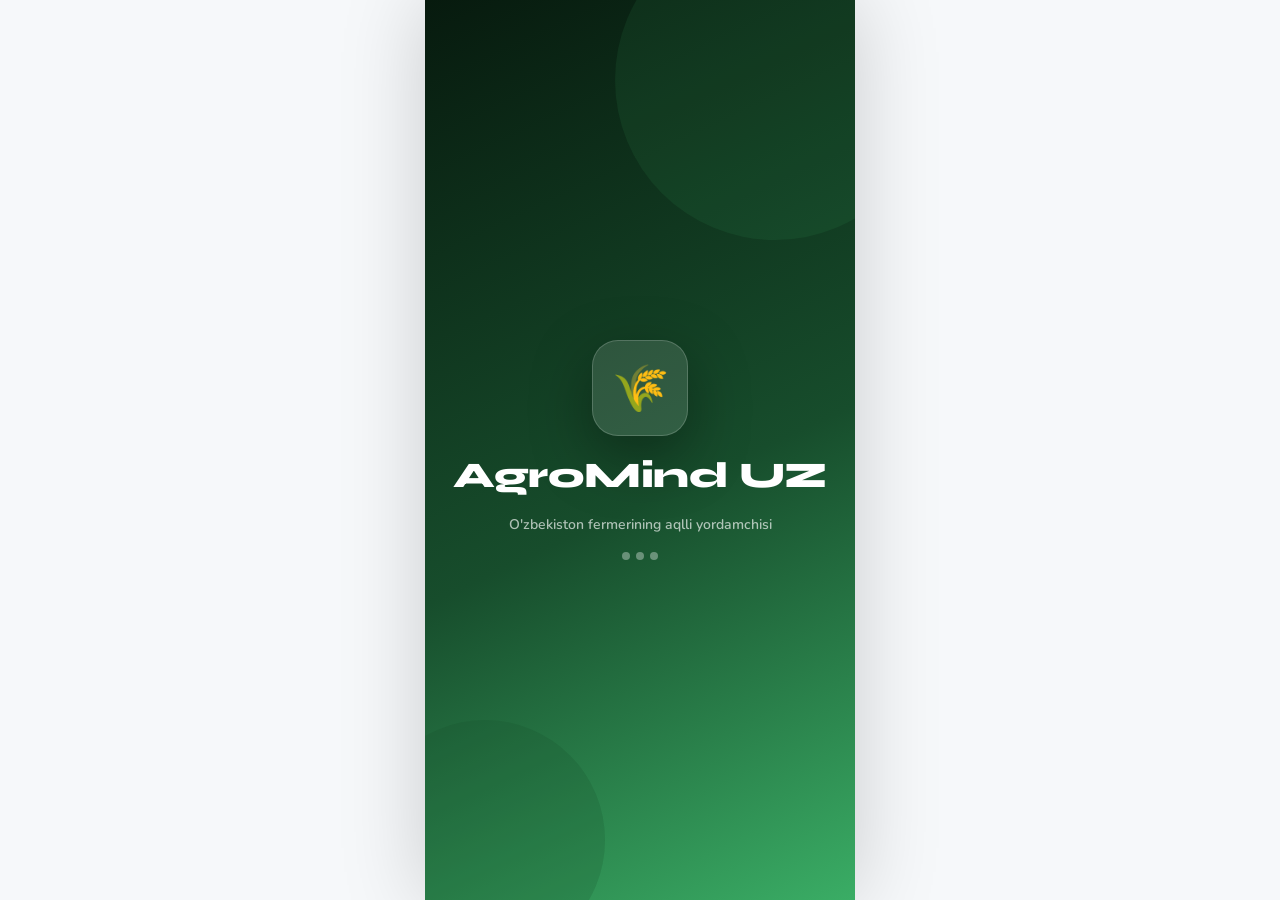
<file: index.html>
<!DOCTYPE html>
<html lang="uz">
<head>
<meta charset="UTF-8">
<meta name="viewport" content="width=device-width,initial-scale=1,viewport-fit=cover">
<meta name="theme-color" content="#174D2C">
<title>AgroMind UZ</title>
<link rel="stylesheet" href="css/style.css">
<style>
/* ── Splash ── */
#pg-splash {
  background:linear-gradient(155deg,#071A0E 0%,#174D2C 55%,#3AAD65 100%);
  align-items:center; justify-content:center; gap:18px;
  position:relative; overflow:hidden; min-height:100vh;
}
#pg-splash::before {
  content:''; position:absolute;
  width:320px; height:320px; border-radius:50%;
  background:rgba(58,173,101,.1); top:-80px; right:-80px;
}
#pg-splash::after {
  content:''; position:absolute;
  width:240px; height:240px; border-radius:50%;
  background:rgba(23,77,44,.2); bottom:-60px; left:-60px;
}
.sp-logo {
  width:96px; height:96px;
  background:rgba(255,255,255,.12);
  border-radius:26px;
  display:flex; align-items:center; justify-content:center;
  font-size:46px;
  border:1.5px solid rgba(255,255,255,.18);
  box-shadow:0 20px 60px rgba(0,0,0,.35);
  animation:spPop .65s cubic-bezier(.34,1.56,.64,1) .25s both;
  z-index:1;
}
@keyframes spPop { from{transform:scale(.3);opacity:0} to{transform:scale(1);opacity:1} }
.sp-name {
  font-family:var(--font-display); font-size:36px; font-weight:800;
  color:#fff; letter-spacing:-.5px;
  animation:spUp .5s ease .55s both; z-index:1;
}
.sp-tag {
  font-size:14px; color:rgba(255,255,255,.65); font-weight:600;
  animation:spUp .5s ease .7s both; z-index:1;
}
@keyframes spUp { from{opacity:0;transform:translateY(12px)} to{opacity:1;transform:translateY(0)} }
.sp-dots { display:flex; gap:6px; animation:spUp .5s ease .9s both; z-index:1; }
.sp-dot {
  width:8px; height:8px; border-radius:50%;
  background:rgba(255,255,255,.35);
  animation:spDot 1.3s ease-in-out infinite;
}
.sp-dot:nth-child(2){animation-delay:.15s}
.sp-dot:nth-child(3){animation-delay:.30s}
@keyframes spDot { 0%,80%,100%{background:rgba(255,255,255,.3);transform:scale(.8)} 40%{background:rgba(255,255,255,.9);transform:scale(1.25)} }

/* ── Onboarding ── */
#pg-ob { min-height:100vh; }
#ob-wrap {
  flex:1; display:flex; flex-direction:column;
  background:linear-gradient(155deg,#071A0E,#1F6B3C);
  transition:background .5s ease;
}
.ob-slides { flex:1; position:relative; min-height:420px; }
.ob-slide {
  position:absolute; inset:0;
  display:none; flex-direction:column;
  align-items:center; justify-content:center;
  padding:50px 28px 28px; text-align:center; gap:18px;
}
.ob-slide.on { display:flex; animation:slideIn .4s ease; }
@keyframes slideIn { from{opacity:0;transform:translateX(28px)} to{opacity:1;transform:translateX(0)} }
.ob-emoji { font-size:96px; filter:drop-shadow(0 8px 28px rgba(0,0,0,.3)); }
.ob-title { font-family:var(--font-display); font-size:32px; font-weight:800; color:#fff; line-height:1.15; }
.ob-sub   { font-size:15px; color:rgba(255,255,255,.72); line-height:1.65; max-width:290px; }
.ob-stat-row { display:flex; gap:10px; width:100%; }
.ob-stat {
  flex:1; background:rgba(255,255,255,.12); border-radius:14px;
  padding:12px 8px; text-align:center;
  border:1px solid rgba(255,255,255,.15);
}
.ob-stat-v { font-family:var(--font-display); font-size:22px; font-weight:800; color:#fff; }
.ob-stat-l { font-size:10px; color:rgba(255,255,255,.65); font-weight:700; margin-top:3px; }
.ob-bottom { background:#fff; border-radius:28px 28px 0 0; padding:24px 18px 28px; display:flex; flex-direction:column; gap:14px; }
.ob-dots { display:flex; gap:7px; justify-content:center; }
.ob-dot { width:8px; height:8px; border-radius:var(--r-full); background:var(--n200); transition:var(--ease-spring); cursor:pointer; }
.ob-dot.on { width:26px; background:var(--g500); }
.ob-skip {
  position:absolute; top:18px; right:18px;
  background:rgba(255,255,255,.15); color:#fff;
  padding:7px 15px; border-radius:var(--r-full);
  font-size:12px; font-weight:800; font-family:var(--font-ui);
  border:1px solid rgba(255,255,255,.2); z-index:10; cursor:pointer;
}
</style>
<!-- MOBILE FIX --><style>
html,body{width:100%;margin:0;padding:0;overflow-x:hidden;}
#app{width:100%;max-width:100%;margin:0;padding:0;}
@media(min-width:500px){body{display:flex;justify-content:center;background:#F6F8FA;}#app{max-width:430px;box-shadow:0 0 80px rgba(0,0,0,.18);}}
</style><!-- END MOBILE FIX -->
</head>
<body>
<div id="app">

<!-- SPLASH -->
<div class="page active" id="pg-splash" style="display:flex">
  <div class="sp-logo float">🌾</div>
  <div class="sp-name">AgroMind UZ</div>
  <div class="sp-tag">O'zbekiston fermerining aqlli yordamchisi</div>
  <div class="sp-dots">
    <div class="sp-dot"></div>
    <div class="sp-dot"></div>
    <div class="sp-dot"></div>
  </div>
</div>

<!-- ONBOARDING -->
<div class="page" id="pg-ob" style="display:none;flex-direction:column">
  <div id="ob-wrap">
    <button class="ob-skip" onclick="goStart()">O'tkazib yuborish</button>
    <div class="ob-slides">

      <div class="ob-slide on">
        <div class="ob-emoji float">💧</div>
        <div class="ob-title">Aqlli Sug'orish</div>
        <div class="ob-sub">AI va tuproq sensorlari yordamida suv sarfingizni 40% kamaytiring</div>
        <div class="ob-stat-row">
          <div class="ob-stat"><div class="ob-stat-v">40%</div><div class="ob-stat-l">Suv tejash</div></div>
          <div class="ob-stat"><div class="ob-stat-v">24/7</div><div class="ob-stat-l">Monitoring</div></div>
          <div class="ob-stat"><div class="ob-stat-v">AI</div><div class="ob-stat-l">Bashorat</div></div>
        </div>
      </div>

      <div class="ob-slide">
        <div class="ob-emoji float">📊</div>
        <div class="ob-title">Bozor Narxlari</div>
        <div class="ob-sub">Real-vaqt narxlar va AI tavsiyalari bilan eng foydali ekinni tanlang</div>
        <div class="ob-stat-row">
          <div class="ob-stat"><div class="ob-stat-v">10+</div><div class="ob-stat-l">Ekin turi</div></div>
          <div class="ob-stat"><div class="ob-stat-v">3</div><div class="ob-stat-l">Bozor</div></div>
          <div class="ob-stat"><div class="ob-stat-v">Live</div><div class="ob-stat-l">Narxlar</div></div>
        </div>
      </div>

      <div class="ob-slide">
        <div class="ob-emoji float">🛰️</div>
        <div class="ob-title">Satellite Ko'zi</div>
        <div class="ob-sub">Kosmosdan maydoningizni kuzating. Kasallikni erta aniqlang va hosilni bashorat qiling</div>
        <div class="ob-stat-row">
          <div class="ob-stat"><div class="ob-stat-v">NDVI</div><div class="ob-stat-l">Tahlil</div></div>
          <div class="ob-stat"><div class="ob-stat-v">3km²</div><div class="ob-stat-l">Aniqlik</div></div>
          <div class="ob-stat"><div class="ob-stat-v">83%</div><div class="ob-stat-l">Ishonch</div></div>
        </div>
      </div>

    </div>
    <div class="ob-bottom">
      <div class="ob-dots">
        <div class="ob-dot on" onclick="goOb(0)"></div>
        <div class="ob-dot" onclick="goOb(1)"></div>
        <div class="ob-dot" onclick="goOb(2)"></div>
      </div>
      <button class="btn btn-g" id="ob-next-btn" onclick="nextOb()">Keyingisi &#8594;</button>
      <button class="btn btn-ghost" onclick="goStart()" style="padding:12px">Hisobim bor — Kirish</button>
    </div>
  </div>
</div>

</div>

<script>
var obStep = 0;
var obBgs = [
  'linear-gradient(155deg,#071A0E,#1F6B3C)',
  'linear-gradient(155deg,#0E1B38,#1A62D4)',
  'linear-gradient(155deg,#1A0E2E,#5B21B6)'
];

function goOb(i) {
  obStep = i;
  var slides = document.querySelectorAll('.ob-slide');
  var dots   = document.querySelectorAll('.ob-dot');
  var wrap   = document.getElementById('ob-wrap');
  var btn    = document.getElementById('ob-next-btn');
  var j;
  for (j = 0; j < slides.length; j++) { slides[j].classList.toggle('on', j === i); }
  for (j = 0; j < dots.length;   j++) { dots[j].classList.toggle('on', j === i); }
  if (wrap) wrap.style.background = obBgs[i];
  if (btn)  btn.textContent = (i === 2) ? 'Boshlash' : 'Keyingisi \u2192';
}

function nextOb() {
  if (obStep < 2) { goOb(obStep + 1); }
  else { goStart(); }
}

function goStart() {
  window.location.href = 'dashboard.html';
}

// Splash → Onboarding
setTimeout(function() {
  var splash = document.getElementById('pg-splash');
  var ob     = document.getElementById('pg-ob');
  if (splash) splash.style.display = 'none';
  if (ob)     ob.style.display = 'flex';
}, 2200);
</script>
</body>
</html>
</file>
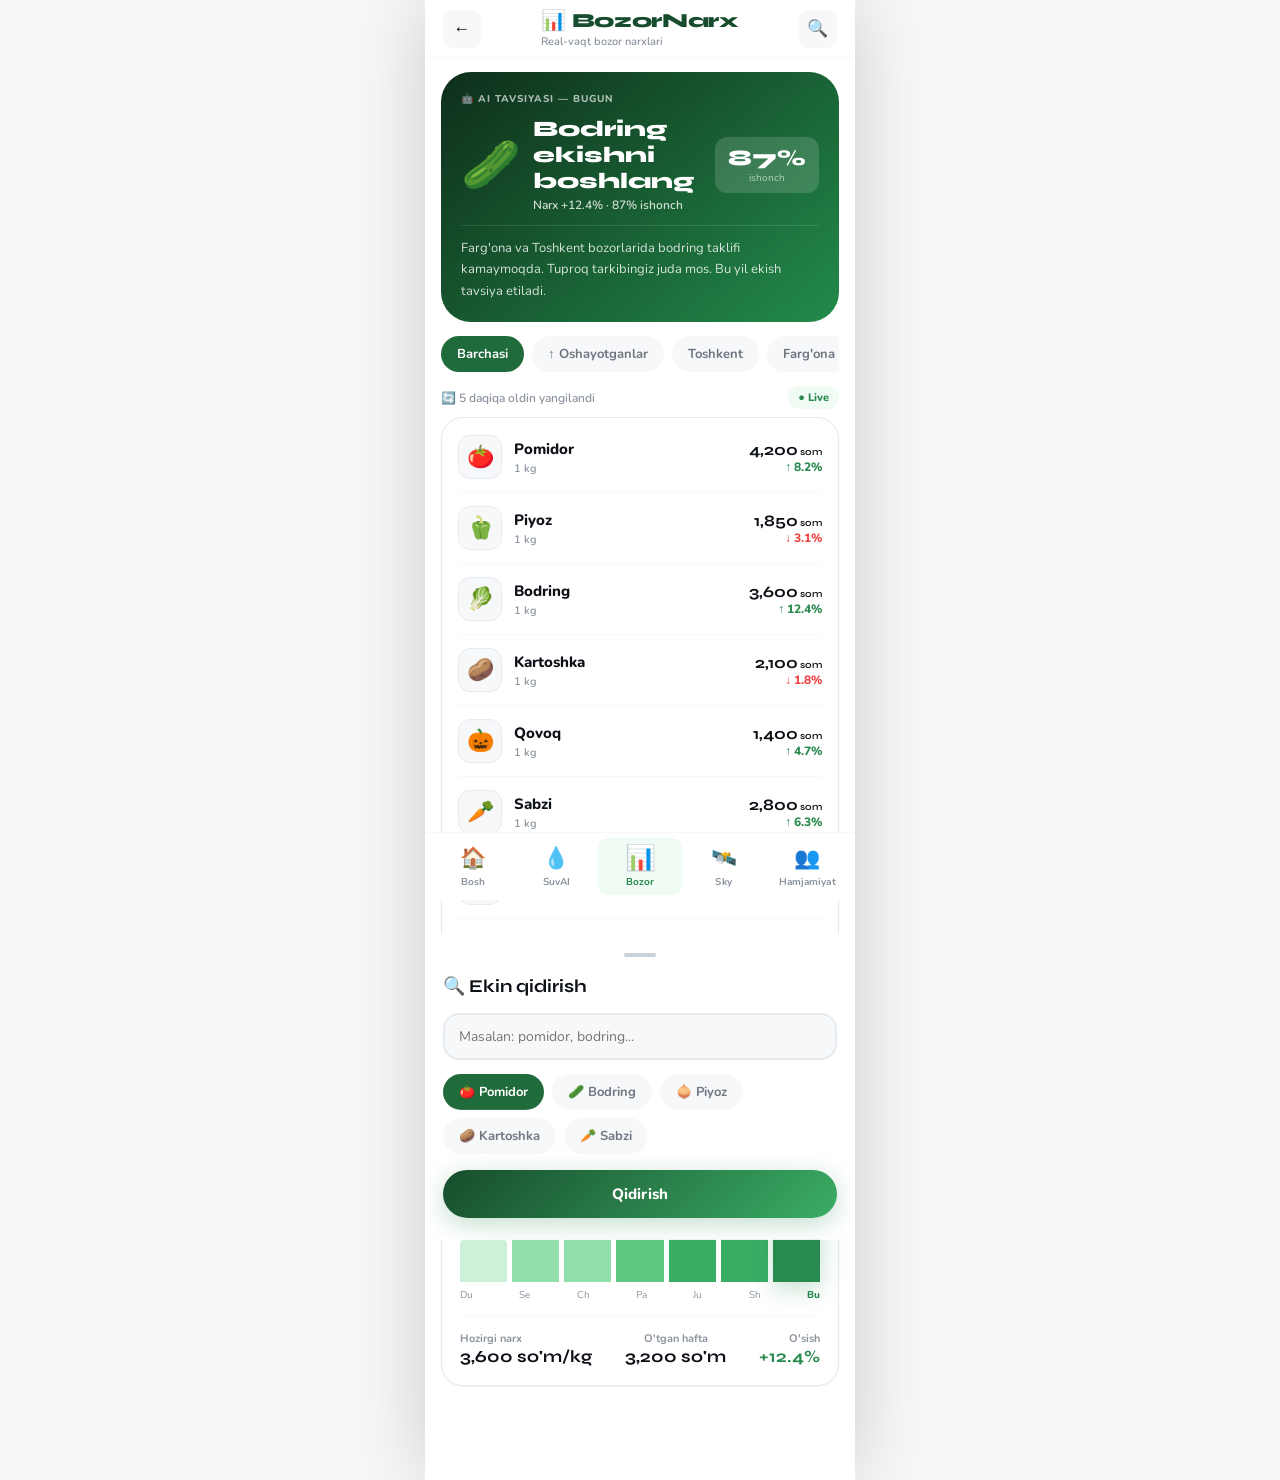
<file: bozor.html>
<!DOCTYPE html>
<html lang="uz">
<head>
<meta charset="UTF-8">
<meta name="viewport" content="width=device-width,initial-scale=1,viewport-fit=cover">
<title>AgroMind — BozorNarx</title>
<link rel="stylesheet" href="css/style.css">
<style>
.ai-banner {
  background: linear-gradient(140deg, #0E2E1A, #228B4A);
  border-radius: var(--r-xl);
  padding: 20px;
  color: #fff;
}
.live-dot {
  display:inline-flex; align-items:center; gap:5px;
  font-size:11px; font-weight:800; color:var(--g500);
  background:var(--g50); padding:4px 10px; border-radius:var(--r-full);
}
</style>
<!-- MOBILE FIX --><style>
html,body{width:100%;margin:0;padding:0;overflow-x:hidden;}
#app{width:100%;max-width:100%;margin:0;padding:0;}
@media(min-width:500px){body{display:flex;justify-content:center;background:#F6F8FA;}#app{max-width:430px;box-shadow:0 0 80px rgba(0,0,0,.18);}}
</style><!-- END MOBILE FIX -->
</head>
<body>
<div id="app">

<div class="page active" id="pg-bozor">
  <div class="topbar">
    <button class="tb-btn" onclick="goPage('dashboard.html')">&#8592;</button>
    <div><div class="topbar-logo">📊 BozorNarx</div><div class="topbar-sub">Real-vaqt bozor narxlari</div></div>
    <button class="tb-btn" onclick="openSheet('search-price')">🔍</button>
  </div>

  <div class="scroll">
    <div class="sec">
      <div class="ai-banner">
        <div style="font-size:10px;opacity:.65;font-weight:800;letter-spacing:.1em;margin-bottom:10px">🤖 AI TAVSIYASI — BUGUN</div>
        <div style="display:flex;align-items:center;gap:12px">
          <div style="font-size:48px">🥒</div>
          <div>
            <div style="font-family:var(--font-display);font-size:22px;font-weight:800">Bodring ekishni boshlang</div>
            <div style="font-size:12px;opacity:.8;margin-top:3px;font-weight:600">Narx +12.4% · 87% ishonch</div>
          </div>
          <div style="margin-left:auto;background:rgba(255,255,255,.15);border-radius:12px;padding:8px 13px;text-align:center;flex-shrink:0">
            <div style="font-family:var(--font-display);font-size:22px;font-weight:800">87%</div>
            <div style="font-size:10px;opacity:.65">ishonch</div>
          </div>
        </div>
        <div style="font-size:13px;opacity:.82;line-height:1.65;margin-top:12px;border-top:1px solid rgba(255,255,255,.15);padding-top:12px">Farg'ona va Toshkent bozorlarida bodring taklifi kamaymoqda. Tuproq tarkibingiz juda mos. Bu yil ekish tavsiya etiladi.</div>
      </div>
    </div>

    <div class="sec" style="padding-bottom:4px">
      <div class="sx" data-chip-group id="price-chips">
        <div class="chip on" data-chip="all" data-action="filterPrices">Barchasi</div>
        <div class="chip off" data-chip="up" data-action="filterPrices">↑ Oshayotganlar</div>
        <div class="chip off" data-chip="Toshkent">Toshkent</div>
        <div class="chip off" data-chip="Fargona">Farg'ona</div>
        <div class="chip off" data-chip="Samarqand">Samarqand</div>
      </div>
    </div>

    <div style="padding:8px 16px;display:flex;align-items:center;justify-content:space-between">
      <div style="font-size:12px;color:var(--n400);font-weight:600">🔄 5 daqiqa oldin yangilandi</div>
      <div class="live-dot">● Live</div>
    </div>

    <div style="padding:0 16px">
      <div class="card" style="padding:4px 16px">
        <div id="price-list"></div>
      </div>
    </div>

    <div class="sec" style="padding-bottom:14px">
      <div class="sec-hd"><div class="sec-title">📈 Haftalik trend</div><span class="badge bg">Bodring</span></div>
      <div class="card">
        <div style="display:flex;align-items:flex-end;gap:5px;height:80px">
          <div style="flex:1;background:var(--g100);height:42px;border-radius:4px 4px 0 0"></div>
          <div style="flex:1;background:var(--g200);height:52px;border-radius:4px 4px 0 0"></div>
          <div style="flex:1;background:var(--g200);height:48px;border-radius:4px 4px 0 0"></div>
          <div style="flex:1;background:var(--g300);height:60px;border-radius:4px 4px 0 0"></div>
          <div style="flex:1;background:var(--g400);height:66px;border-radius:4px 4px 0 0"></div>
          <div style="flex:1;background:var(--g400);height:70px;border-radius:4px 4px 0 0"></div>
          <div style="flex:1;background:var(--g500);height:80px;border-radius:4px 4px 0 0;box-shadow:var(--s-g)"></div>
        </div>
        <div style="display:flex;justify-content:space-between;margin-top:6px">
          <span style="font-size:10px;color:var(--n400)">Du</span><span style="font-size:10px;color:var(--n400)">Se</span>
          <span style="font-size:10px;color:var(--n400)">Ch</span><span style="font-size:10px;color:var(--n400)">Pa</span>
          <span style="font-size:10px;color:var(--n400)">Ju</span><span style="font-size:10px;color:var(--n400)">Sh</span>
          <span style="font-size:10px;color:var(--g500);font-weight:800">Bu</span>
        </div>
        <div style="display:flex;justify-content:space-between;margin-top:14px;padding-top:14px;border-top:1.5px solid var(--n100)">
          <div><div style="font-size:11px;color:var(--n400);font-weight:700">Hozirgi narx</div><div style="font-family:var(--font-display);font-size:17px;font-weight:700">3,600 so'm/kg</div></div>
          <div style="text-align:center"><div style="font-size:11px;color:var(--n400);font-weight:700">O'tgan hafta</div><div style="font-family:var(--font-display);font-size:17px;font-weight:700">3,200 so'm</div></div>
          <div style="text-align:right"><div style="font-size:11px;color:var(--n400);font-weight:700">O'sish</div><div style="font-family:var(--font-display);font-size:17px;font-weight:700;color:var(--g500)">+12.4%</div></div>
        </div>
      </div>
    </div>
  </div>
</div>

<nav class="bottom-nav">
  <button class="nav-btn" onclick="goPage('dashboard.html')"><span class="ni">🏠</span><span class="nl">Bosh</span></button>
  <button class="nav-btn" onclick="goPage('suvai.html')"><span class="ni">💧</span><span class="nl">SuvAI</span></button>
  <button class="nav-btn on" onclick="goPage('bozor.html')"><span class="ni">📊</span><span class="nl">Bozor</span></button>
  <button class="nav-btn" onclick="goPage('skyview.html')"><span class="ni">🛰️</span><span class="nl">Sky</span></button>
  <button class="nav-btn" onclick="goPage('farmernet.html')"><span class="ni">👥</span><span class="nl">Hamjamiyat</span></button>
</nav>

<div class="overlay" id="ov-search-price" onclick="closeSheet('search-price')"></div>
<div class="sheet" id="sh-search-price">
  <div class="sheet-handle"></div>
  <div class="sheet-title">🔍 Ekin qidirish</div>
  <div class="inp-group"><input class="inp" placeholder="Masalan: pomidor, bodring..."></div>
  <div style="display:flex;flex-wrap:wrap;gap:8px">
    <span class="chip on">🍅 Pomidor</span>
    <span class="chip off">🥒 Bodring</span>
    <span class="chip off">🧅 Piyoz</span>
    <span class="chip off">🥔 Kartoshka</span>
    <span class="chip off">🥕 Sabzi</span>
  </div>
  <button class="btn btn-g" style="margin-top:16px" onclick="closeSheet('search-price')">Qidirish</button>
</div>

</div>
<script src="js/app.js"></script>
<script>
function goPage(page) { window.location.href = page; }
function openSheet(id) {
  var ov = document.getElementById('ov-' + id);
  var sh = document.getElementById('sh-' + id);
  if (ov) ov.classList.add('open');
  if (sh) sh.classList.add('open');
}
function closeSheet(id) {
  var ov = document.getElementById('ov-' + id);
  var sh = document.getElementById('sh-' + id);
  if (ov) ov.classList.remove('open');
  if (sh) sh.classList.remove('open');
}
function filterPrices(val) { renderPrices(val); }
document.addEventListener('DOMContentLoaded', function() {
  renderPrices('all');
  initChips();
});
</script>
</body>
</html>
</file>
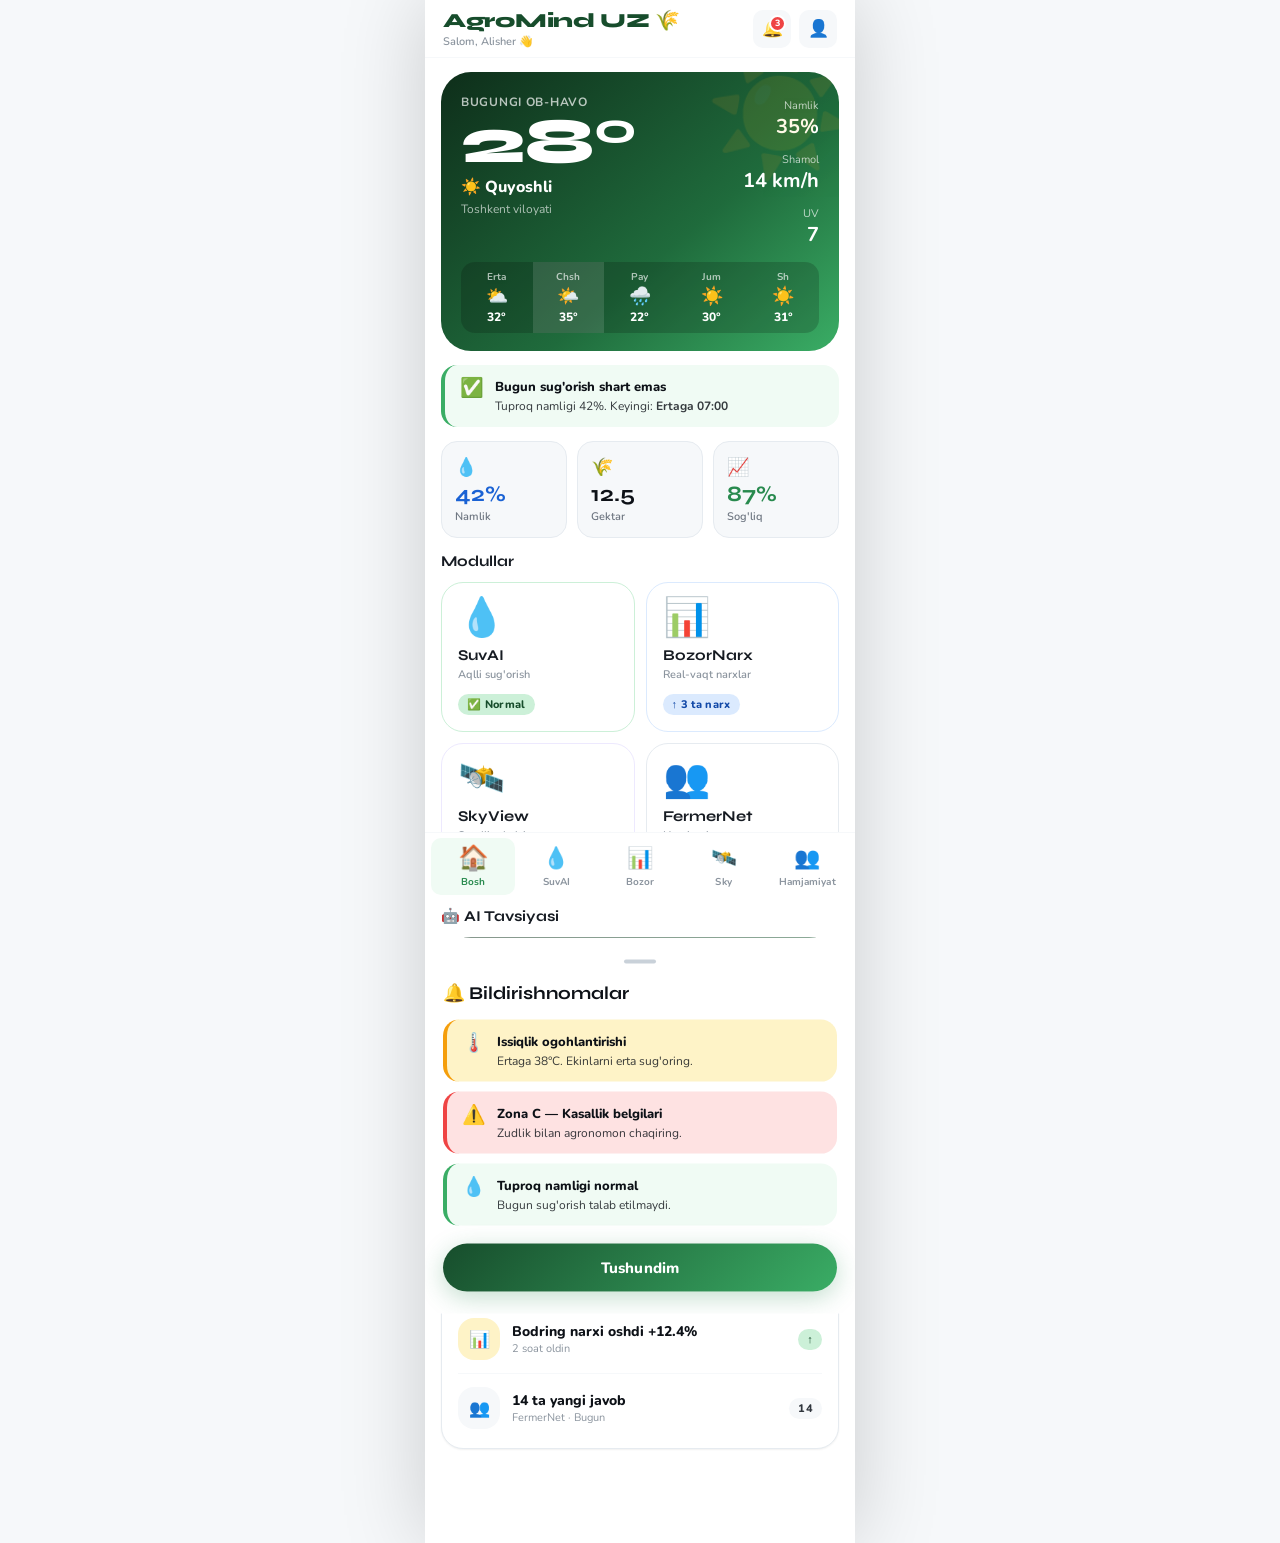
<file: dashboard.html>
<!DOCTYPE html>
<html lang="uz">
<head>
<meta charset="UTF-8">
<meta name="viewport" content="width=device-width,initial-scale=1,viewport-fit=cover">
<title>AgroMind — Bosh sahifa</title>
<link rel="stylesheet" href="css/style.css">
<style>
.weather-card {
  background: linear-gradient(140deg, #0E2E1A 0%, #1F6B3C 60%, #3AAD65 100%);
  border-radius: var(--r-xl);
  padding: 22px 20px 18px;
  position: relative;
  overflow: hidden;
  color: #fff;
}
.weather-card::before {
  content: '☀️';
  position: absolute;
  font-size: 120px;
  right: -16px; top: -16px;
  opacity: .1;
  line-height: 1;
}
.w-temp { font-family: var(--font-display); font-size: 64px; font-weight: 800; line-height: 1; }
.forecast-strip { display:flex; background:rgba(0,0,0,.18); border-radius:14px; overflow:hidden; margin-top:14px; }
.fc-day { flex:1; padding:8px 4px; text-align:center; }
.fc-day.today { background:rgba(255,255,255,.12); }
.fc-day-d { font-size:10px; opacity:.65; font-weight:700; }
.fc-day-i { font-size:18px; line-height:1.4; }
.fc-day-t { font-size:12px; font-weight:800; }

.module-grid { display:grid; grid-template-columns:1fr 1fr; gap:11px; }
.mod-card {
  background: var(--white);
  border: 1.5px solid var(--n200);
  border-radius: var(--r-lg);
  padding: 16px;
  cursor: pointer;
  transition: var(--ease-spring);
}
.mod-card:active { transform:scale(.96); }
.mod-icon { font-size:38px; line-height:1; margin-bottom:9px; }
.mod-title { font-family:var(--font-display); font-size:15px; font-weight:700; color:var(--n800); }
.mod-sub   { font-size:11px; color:var(--n400); margin-top:3px; font-weight:600; }
.mod-status{ margin-top:10px; }

.ai-card {
  background: linear-gradient(140deg, #0E2E1A, #1F6B3C);
  border-radius: var(--r-xl);
  padding: 20px;
  color: #fff;
  cursor: pointer;
  position: relative;
  overflow: hidden;
}
</style>
<!-- MOBILE FIX --><style>
html,body{width:100%;margin:0;padding:0;overflow-x:hidden;}
#app{width:100%;max-width:100%;margin:0;padding:0;}
@media(min-width:500px){body{display:flex;justify-content:center;background:#F6F8FA;}#app{max-width:430px;box-shadow:0 0 80px rgba(0,0,0,.18);}}
</style><!-- END MOBILE FIX -->
</head>
<body>
<div id="app">

<div class="page active" id="pg-dashboard">
  <div class="topbar">
    <div>
      <div class="topbar-logo">AgroMind UZ 🌾</div>
      <div class="topbar-sub">Salom, Alisher 👋</div>
    </div>
    <div class="tb-row">
      <button class="tb-btn" onclick="openSheet('alerts')" style="position:relative">
        🔔
        <span class="notif-dot">3</span>
      </button>
      <button class="tb-btn" onclick="goPage('profil.html')">👤</button>
    </div>
  </div>

  <div class="scroll">
    <div class="sec">
      <div class="weather-card">
        <div style="display:flex;justify-content:space-between;align-items:flex-start">
          <div>
            <div style="font-size:12px;opacity:.7;font-weight:700;letter-spacing:.06em">BUGUNGI OB-HAVO</div>
            <div class="w-temp">28°</div>
            <div style="font-size:16px;font-weight:800;margin-top:2px">☀️ Quyoshli</div>
            <div style="font-size:12px;opacity:.65;margin-top:3px">Toshkent viloyati</div>
          </div>
          <div style="display:flex;flex-direction:column;gap:12px;padding-top:4px">
            <div style="text-align:right"><div style="font-size:11px;opacity:.7">Namlik</div><div style="font-size:20px;font-weight:700">35%</div></div>
            <div style="text-align:right"><div style="font-size:11px;opacity:.7">Shamol</div><div style="font-size:20px;font-weight:700">14 km/h</div></div>
            <div style="text-align:right"><div style="font-size:11px;opacity:.7">UV</div><div style="font-size:20px;font-weight:700">7</div></div>
          </div>
        </div>
        <div class="forecast-strip">
          <div class="fc-day"><div class="fc-day-d">Erta</div><div class="fc-day-i">⛅</div><div class="fc-day-t">32°</div></div>
          <div class="fc-day today"><div class="fc-day-d">Chsh</div><div class="fc-day-i">🌤️</div><div class="fc-day-t">35°</div></div>
          <div class="fc-day"><div class="fc-day-d">Pay</div><div class="fc-day-i">🌧️</div><div class="fc-day-t">22°</div></div>
          <div class="fc-day"><div class="fc-day-d">Jum</div><div class="fc-day-i">☀️</div><div class="fc-day-t">30°</div></div>
          <div class="fc-day"><div class="fc-day-d">Sh</div><div class="fc-day-i">☀️</div><div class="fc-day-t">31°</div></div>
        </div>
      </div>
    </div>

    <div class="sec">
      <div class="alert a-ok">
        <div class="alert-icon">✅</div>
        <div>
          <div class="alert-t">Bugun sug'orish shart emas</div>
          <div class="alert-s">Tuproq namligi 42%. Keyingi: <strong>Ertaga 07:00</strong></div>
        </div>
      </div>
    </div>

    <div class="sec">
      <div class="stats">
        <div class="stat"><div style="font-size:18px;margin-bottom:4px">💧</div><div class="stat-v" style="color:var(--b500)">42%</div><div class="stat-l">Namlik</div></div>
        <div class="stat"><div style="font-size:18px;margin-bottom:4px">🌾</div><div class="stat-v">12.5</div><div class="stat-l">Gektar</div></div>
        <div class="stat"><div style="font-size:18px;margin-bottom:4px">📈</div><div class="stat-v" style="color:var(--g500)">87%</div><div class="stat-l">Sog'liq</div></div>
      </div>
    </div>

    <div class="sec">
      <div class="sec-hd"><div class="sec-title">Modullar</div></div>
      <div class="module-grid">
        <div class="mod-card" style="border-color:var(--g100)" onclick="goPage('suvai.html')">
          <div class="mod-icon">💧</div>
          <div class="mod-title">SuvAI</div>
          <div class="mod-sub">Aqlli sug'orish</div>
          <div class="mod-status"><span class="badge bg">✅ Normal</span></div>
        </div>
        <div class="mod-card" style="border-color:var(--b100)" onclick="goPage('bozor.html')">
          <div class="mod-icon">📊</div>
          <div class="mod-title">BozorNarx</div>
          <div class="mod-sub">Real-vaqt narxlar</div>
          <div class="mod-status"><span class="badge bb">↑ 3 ta narx</span></div>
        </div>
        <div class="mod-card" style="border-color:#EDE9FE" onclick="goPage('skyview.html')">
          <div class="mod-icon">🛰️</div>
          <div class="mod-title">SkyView</div>
          <div class="mod-sub">Satellite ko'zi</div>
          <div class="mod-status"><span class="badge by">⚠️ 1 zona</span></div>
        </div>
        <div class="mod-card" onclick="goPage('farmernet.html')">
          <div class="mod-icon">👥</div>
          <div class="mod-title">FermerNet</div>
          <div class="mod-sub">Hamjamiyat</div>
          <div class="mod-status"><span class="badge bn">14 yangi</span></div>
        </div>
      </div>
    </div>

    <div class="sec">
      <div class="sec-hd"><div class="sec-title">🤖 AI Tavsiyasi</div></div>
      <div class="ai-card" onclick="goPage('bozor.html')">
        <div style="font-size:10px;opacity:.65;font-weight:800;letter-spacing:.1em;margin-bottom:10px">TAVSIYA ETILADIGAN EKIN</div>
        <div style="display:flex;align-items:center;gap:12px">
          <div style="font-size:44px">🥒</div>
          <div>
            <div style="font-family:var(--font-display);font-size:22px;font-weight:800">Bodring</div>
            <div style="font-size:12px;opacity:.8;margin-top:3px">Narx +12.4% · 87% ishonch</div>
          </div>
          <div style="margin-left:auto;background:rgba(255,255,255,.15);border-radius:12px;padding:8px 13px;text-align:center">
            <div style="font-family:var(--font-display);font-size:22px;font-weight:800">87%</div>
            <div style="font-size:10px;opacity:.65">ishonch</div>
          </div>
        </div>
        <div style="font-size:13px;opacity:.82;line-height:1.65;margin-top:12px">Bozorda narx 12.4% oshmoqda. Tuproq tarkibingiz mos. Bu yil 35% ko'proq foyda kutiladi.</div>
      </div>
    </div>

    <div class="sec" style="padding-bottom:14px">
      <div class="sec-hd">
        <div class="sec-title">So'ngi faoliyat</div>
        <span class="sec-link" onclick="goPage('farmernet.html')">Barchasi</span>
      </div>
      <div class="card" style="padding:6px 16px">
        <div class="li" onclick="goPage('suvai.html')">
          <div class="av" style="background:var(--b100);color:var(--b500)">💧</div>
          <div style="flex:1"><div style="font-size:14px;font-weight:800">Sug'orish bajarildi</div><div style="font-size:11px;color:var(--n400)">Bugun 07:30 · 85 min</div></div>
          <span class="badge bg">✓</span>
        </div>
        <div class="li" onclick="goPage('skyview.html')">
          <div class="av" style="background:#EDE9FE;color:#7C3AED">🛰️</div>
          <div style="flex:1"><div style="font-size:14px;font-weight:800">Satellite tahlil yangilandi</div><div style="font-size:11px;color:var(--n400)">Kecha 18:00</div></div>
          <span class="badge by">Yangi</span>
        </div>
        <div class="li" onclick="goPage('bozor.html')">
          <div class="av" style="background:var(--y100);color:var(--y500)">📊</div>
          <div style="flex:1"><div style="font-size:14px;font-weight:800">Bodring narxi oshdi +12.4%</div><div style="font-size:11px;color:var(--n400)">2 soat oldin</div></div>
          <span class="badge bg">↑</span>
        </div>
        <div class="li" onclick="goPage('farmernet.html')" style="border:none">
          <div class="av" style="background:var(--n100);color:var(--n600)">👥</div>
          <div style="flex:1"><div style="font-size:14px;font-weight:800">14 ta yangi javob</div><div style="font-size:11px;color:var(--n400)">FermerNet · Bugun</div></div>
          <span class="badge bn">14</span>
        </div>
      </div>
    </div>
  </div>
</div>

<!-- Bottom Nav -->
<nav class="bottom-nav">
  <button class="nav-btn on" onclick="goPage('dashboard.html')"><span class="ni">🏠</span><span class="nl">Bosh</span></button>
  <button class="nav-btn" onclick="goPage('suvai.html')"><span class="ni">💧</span><span class="nl">SuvAI</span></button>
  <button class="nav-btn" onclick="goPage('bozor.html')"><span class="ni">📊</span><span class="nl">Bozor</span></button>
  <button class="nav-btn" onclick="goPage('skyview.html')"><span class="ni">🛰️</span><span class="nl">Sky</span></button>
  <button class="nav-btn" onclick="goPage('farmernet.html')"><span class="ni">👥</span><span class="nl">Hamjamiyat</span></button>
</nav>

<!-- Alerts Sheet -->
<div class="overlay" id="ov-alerts" onclick="closeSheet('alerts')"></div>
<div class="sheet" id="sh-alerts">
  <div class="sheet-handle"></div>
  <div class="sheet-title">🔔 Bildirishnomalar</div>
  <div style="display:flex;flex-direction:column;gap:10px">
    <div class="alert a-warn"><div class="alert-icon">🌡️</div><div><div class="alert-t">Issiqlik ogohlantirishi</div><div class="alert-s">Ertaga 38°C. Ekinlarni erta sug'oring.</div></div></div>
    <div class="alert a-err"><div class="alert-icon">⚠️</div><div><div class="alert-t">Zona C — Kasallik belgilari</div><div class="alert-s">Zudlik bilan agronomon chaqiring.</div></div></div>
    <div class="alert a-ok"><div class="alert-icon">💧</div><div><div class="alert-t">Tuproq namligi normal</div><div class="alert-s">Bugun sug'orish talab etilmaydi.</div></div></div>
  </div>
  <button class="btn btn-g" style="margin-top:18px" onclick="closeSheet('alerts')">Tushundim</button>
</div>

</div>
<script src="js/app.js"></script>
<script>
function goPage(page) { window.location.href = page; }
function openSheet(id) {
  var ov = document.getElementById('ov-' + id);
  var sh = document.getElementById('sh-' + id);
  if (ov) ov.classList.add('open');
  if (sh) sh.classList.add('open');
}
function closeSheet(id) {
  var ov = document.getElementById('ov-' + id);
  var sh = document.getElementById('sh-' + id);
  if (ov) ov.classList.remove('open');
  if (sh) sh.classList.remove('open');
}
</script>
</body>
</html>
</file>
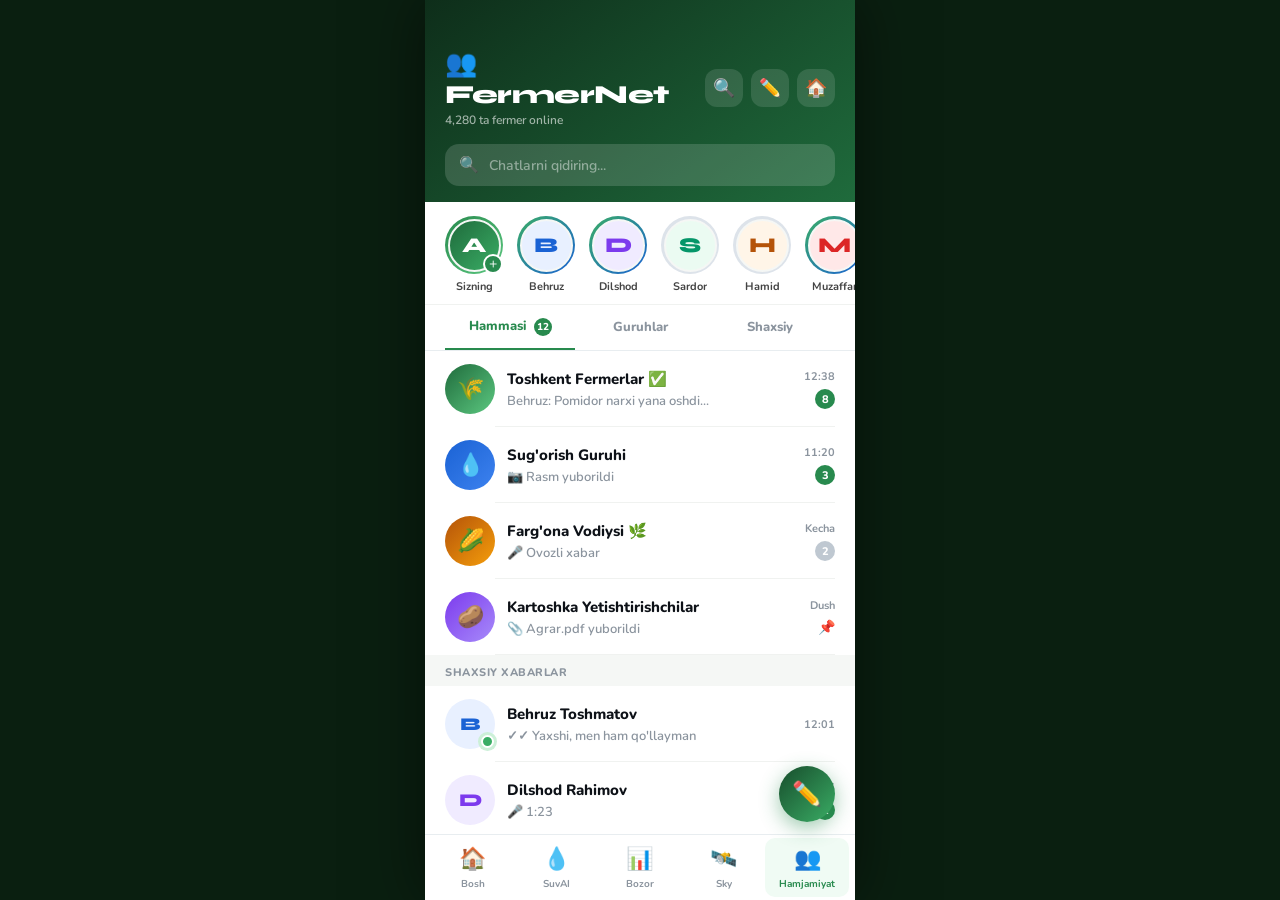
<file: farmernet.html>
<!DOCTYPE html>
<html lang="uz">
<head>
<meta charset="UTF-8">
<meta name="viewport" content="width=device-width,initial-scale=1,viewport-fit=cover">
<meta name="theme-color" content="#0E2E1A">
<title>AgroMind — FermerNet</title>
<link href="https://fonts.googleapis.com/css2?family=Nunito:wght@400;600;700;800;900&family=Syne:wght@700;800&display=swap" rel="stylesheet">
<link rel="stylesheet" href="css/style.css">
<style>
html,body{width:100%;margin:0;padding:0;overflow-x:hidden;background:#0E2E1A;}
#app{width:100%;max-width:100%;margin:0;padding:0;}
@media(min-width:500px){body{display:flex;justify-content:center;background:#0a1f10;}#app{max-width:430px;box-shadow:0 0 60px rgba(0,0,0,.5);}}
*{box-sizing:border-box;-webkit-tap-highlight-color:transparent;}
.screen{display:none;flex-direction:column;height:100vh;height:100dvh;background:#F5F7F5;}
.screen.active{display:flex;}

/* HEADER */
.cl-header{background:linear-gradient(145deg,#0E2E1A,#1F6B3C);padding:calc(48px + env(safe-area-inset-top,0)) 20px 16px;}
.cl-header-top{display:flex;align-items:center;justify-content:space-between;margin-bottom:16px;}
.cl-title{font-family:'Syne',sans-serif;font-size:26px;font-weight:800;color:#fff;letter-spacing:-.5px;}
.cl-subtitle{font-size:12px;color:rgba(255,255,255,.6);margin-top:2px;font-weight:600;}
.cl-header-btns{display:flex;gap:8px;}
.cl-icon-btn{width:38px;height:38px;background:rgba(255,255,255,.12);border:none;border-radius:12px;display:flex;align-items:center;justify-content:center;font-size:18px;color:#fff;cursor:pointer;transition:all .2s;}
.cl-icon-btn:active{transform:scale(.88);}
.cl-search{display:flex;align-items:center;gap:10px;background:rgba(255,255,255,.15);border-radius:14px;padding:10px 14px;}
.cl-search input{flex:1;background:none;border:none;outline:none;font-family:'Nunito',sans-serif;font-size:14px;font-weight:600;color:#fff;}
.cl-search input::placeholder{color:rgba(255,255,255,.45);}

/* STORIES */
.story-row{display:flex;gap:14px;overflow-x:auto;padding:14px 20px 10px;scrollbar-width:none;background:#fff;border-bottom:1.5px solid #F0F2F0;}
.story-row::-webkit-scrollbar{display:none;}
.story-item{display:flex;flex-direction:column;align-items:center;gap:5px;flex-shrink:0;cursor:pointer;}
.story-ring{width:58px;height:58px;border-radius:50%;padding:2.5px;background:linear-gradient(135deg,#3AAD65,#1A62D4);position:relative;}
.story-ring.seen{background:#DDE3EA;}
.story-avatar{width:100%;height:100%;border-radius:50%;border:2.5px solid #F5F7F5;display:flex;align-items:center;justify-content:center;font-size:21px;font-weight:800;font-family:'Syne',sans-serif;background:#fff;}
.story-add{position:absolute;bottom:0;right:0;width:20px;height:20px;background:#288A4E;border-radius:50%;border:2px solid #fff;display:flex;align-items:center;justify-content:center;font-size:14px;color:#fff;line-height:1;}
.story-name{font-size:11px;font-weight:700;color:#444;max-width:58px;text-align:center;white-space:nowrap;overflow:hidden;text-overflow:ellipsis;}

/* TABS */
.cl-tabs{display:flex;background:#fff;border-bottom:1.5px solid #E8EDF0;padding:0 20px;}
.cl-tab{flex:1;padding:12px 0;font-size:13px;font-weight:800;color:#8B949E;border:none;background:none;cursor:pointer;border-bottom:2.5px solid transparent;transition:all .2s;font-family:'Nunito',sans-serif;}
.cl-tab.active{color:#288A4E;border-bottom-color:#288A4E;}
.tab-badge{display:inline-flex;align-items:center;justify-content:center;width:18px;height:18px;background:#288A4E;color:#fff;border-radius:50%;font-size:10px;font-weight:800;margin-left:4px;}

/* CHAT LIST */
.chat-list{flex:1;overflow-y:auto;background:#fff;}
.chat-list::-webkit-scrollbar{display:none;}
.chat-item{display:flex;align-items:center;gap:12px;padding:13px 20px;cursor:pointer;position:relative;transition:background .15s;}
.chat-item:active{background:#F5F7F5;}
.chat-item::after{content:'';position:absolute;bottom:0;left:70px;right:20px;height:1px;background:#F0F2F0;}
.c-av{width:50px;height:50px;border-radius:50%;display:flex;align-items:center;justify-content:center;font-size:22px;flex-shrink:0;position:relative;}
.c-av-txt{width:50px;height:50px;border-radius:50%;display:flex;align-items:center;justify-content:center;font-size:18px;font-weight:800;font-family:'Syne',sans-serif;flex-shrink:0;position:relative;}
.online-dot{position:absolute;bottom:1px;right:1px;width:13px;height:13px;background:#3AAD65;border-radius:50%;border:2.5px solid #fff;}
.c-info{flex:1;min-width:0;}
.c-name{font-size:15px;font-weight:800;color:#0D1117;margin-bottom:3px;}
.c-prev{font-size:13px;color:#8B949E;font-weight:600;white-space:nowrap;overflow:hidden;text-overflow:ellipsis;}
.c-meta{display:flex;flex-direction:column;align-items:flex-end;gap:5px;flex-shrink:0;}
.c-time{font-size:11px;color:#8B949E;font-weight:700;}
.c-badge{width:20px;height:20px;background:#288A4E;border-radius:50%;display:flex;align-items:center;justify-content:center;font-size:11px;font-weight:800;color:#fff;}
.c-badge.muted{background:#BFC8D1;}

/* FAB */
.fab{position:fixed;bottom:calc(78px + env(safe-area-inset-bottom,0));right:20px;width:56px;height:56px;background:linear-gradient(135deg,#174D2C,#3AAD65);border-radius:50%;border:none;display:flex;align-items:center;justify-content:center;font-size:24px;box-shadow:0 6px 20px rgba(40,138,78,.45);cursor:pointer;z-index:90;transition:transform .25s cubic-bezier(.34,1.56,.64,1);}
.fab:active{transform:scale(.88);}
@media(min-width:500px){.fab{right:calc(50% - 215px + 20px);}}

/* BOTTOM NAV */
.bnav{position:fixed;bottom:0;left:0;right:0;height:calc(66px + env(safe-area-inset-bottom,0));background:#fff;border-top:1.5px solid #E8EDF0;display:flex;align-items:center;padding:0 6px;padding-bottom:env(safe-area-inset-bottom,0);z-index:80;}
@media(min-width:500px){.bnav{left:50%;right:auto;transform:translateX(-50%);width:430px;}}
.nb{display:flex;flex-direction:column;align-items:center;gap:3px;padding:6px 0;border-radius:10px;background:none;border:none;flex:1;cursor:pointer;}
.nb .ni{font-size:22px;}
.nb .nl{font-size:10px;font-weight:700;color:#8B949E;}
.nb.on{background:#F0FBF4;}
.nb.on .nl{color:#288A4E;}

/* ── CHAT ROOM ── */
.cr-hdr{background:linear-gradient(145deg,#0E2E1A,#1F6B3C);display:flex;align-items:center;gap:12px;padding:12px 16px;padding-top:calc(12px + env(safe-area-inset-top,0));flex-shrink:0;}
.cr-back{width:36px;height:36px;background:rgba(255,255,255,.13);border:none;border-radius:10px;display:flex;align-items:center;justify-content:center;font-size:20px;color:#fff;cursor:pointer;flex-shrink:0;transition:all .2s;}
.cr-back:active{transform:scale(.88);}
.cr-av{width:40px;height:40px;border-radius:50%;display:flex;align-items:center;justify-content:center;font-size:18px;font-weight:800;font-family:'Syne',sans-serif;flex-shrink:0;border:2px solid rgba(255,255,255,.3);}
.cr-inf{flex:1;min-width:0;}
.cr-nm{font-size:16px;font-weight:800;color:#fff;font-family:'Syne',sans-serif;white-space:nowrap;overflow:hidden;text-overflow:ellipsis;}
.cr-st{font-size:11px;color:rgba(255,255,255,.65);font-weight:600;margin-top:1px;}
.cr-acts{display:flex;gap:7px;}
.cr-act{width:36px;height:36px;background:rgba(255,255,255,.13);border:none;border-radius:10px;display:flex;align-items:center;justify-content:center;font-size:17px;cursor:pointer;color:#fff;transition:all .2s;}
.cr-act:active{transform:scale(.88);background:rgba(255,255,255,.25);}

/* MESSAGES */
.cr-msgs{flex:1;overflow-y:auto;padding:12px 14px 10px;background:#ECF0EB url("data:image/svg+xml,%3Csvg width='60' height='60' viewBox='0 0 60 60' xmlns='http://www.w3.org/2000/svg'%3E%3Cg fill='%23288A4E' fill-opacity='0.04'%3E%3Cpath d='M36 34v-4h-2v4h-4v2h4v4h2v-4h4v-2h-4zm0-30V0h-2v4h-4v2h4v4h2V6h4V4h-4zM6 34v-4H4v4H0v2h4v4h2v-4h4v-2H6zM6 4V0H4v4H0v2h4v4h2V6h4V4H6z'/%3E%3C/g%3E%3C/svg%3E");display:flex;flex-direction:column;gap:4px;}
.cr-msgs::-webkit-scrollbar{display:none;}
.msg-date{text-align:center;margin:8px 0 4px;}
.msg-date span{background:rgba(255,255,255,.85);border-radius:20px;padding:4px 12px;font-size:11px;font-weight:700;color:#555;box-shadow:0 1px 3px rgba(0,0,0,.08);}

.msg{display:flex;gap:7px;max-width:86%;animation:mIn .18s ease;}
@keyframes mIn{from{opacity:0;transform:translateY(5px)}to{opacity:1;transform:translateY(0)}}
.msg.sent{align-self:flex-end;flex-direction:row-reverse;}
.msg.recv{align-self:flex-start;}
.m-av{width:28px;height:28px;border-radius:50%;display:flex;align-items:center;justify-content:center;font-size:11px;font-weight:800;font-family:'Syne',sans-serif;flex-shrink:0;align-self:flex-end;}
.msg.sent .m-av{display:none;}

.bubble{padding:9px 12px;border-radius:18px;max-width:100%;word-break:break-word;position:relative;}
.msg.recv .bubble{background:#fff;border-bottom-left-radius:4px;box-shadow:0 1px 3px rgba(0,0,0,.09);}
.msg.sent .bubble{background:linear-gradient(135deg,#1F6B3C,#3AAD65);border-bottom-right-radius:4px;box-shadow:0 2px 8px rgba(40,138,78,.28);}
.bubble.imgbub{padding:4px;}
.b-name{font-size:12px;font-weight:800;margin-bottom:4px;}
.b-txt{font-size:14px;line-height:1.55;font-family:'Nunito',sans-serif;}
.msg.recv .b-txt{color:#111;}
.msg.sent .b-txt{color:#fff;}
.msg.sent .b-name{display:none;}
.b-time{font-size:10px;font-weight:700;margin-top:4px;display:flex;align-items:center;justify-content:flex-end;gap:3px;}
.msg.recv .b-time{color:#8B949E;}
.msg.sent .b-time{color:rgba(255,255,255,.65);}
.rtick{font-size:12px;}
.rtick.rd{color:#93DFAC;}

/* REPLY IN BUBBLE */
.b-reply{border-left:3px solid rgba(40,138,78,.5);background:rgba(0,0,0,.05);border-radius:6px;padding:5px 8px;margin-bottom:6px;cursor:pointer;}
.msg.sent .b-reply{border-color:rgba(255,255,255,.45);background:rgba(255,255,255,.12);}
.b-reply-nm{font-size:11px;font-weight:800;color:#288A4E;}
.msg.sent .b-reply-nm{color:rgba(255,255,255,.9);}
.b-reply-tx{font-size:12px;color:#777;white-space:nowrap;overflow:hidden;text-overflow:ellipsis;}
.msg.sent .b-reply-tx{color:rgba(255,255,255,.65);}

/* MEDIA */
.bimg{border-radius:12px;overflow:hidden;max-width:220px;cursor:pointer;}
.bimg-inner{width:220px;height:155px;display:flex;align-items:center;justify-content:center;font-size:68px;border-radius:12px;}
.bvid{border-radius:12px;overflow:hidden;max-width:220px;cursor:pointer;}
.bvid-thumb{width:220px;height:148px;background:#0E1F14;display:flex;align-items:center;justify-content:center;position:relative;border-radius:12px;overflow:hidden;}
.bvid-play{width:48px;height:48px;background:rgba(255,255,255,.88);border-radius:50%;display:flex;align-items:center;justify-content:center;font-size:20px;z-index:2;}
.bvid-dur{position:absolute;bottom:8px;right:8px;background:rgba(0,0,0,.6);color:#fff;font-size:11px;font-weight:700;padding:2px 8px;border-radius:20px;}
.bvid-emoji{position:absolute;font-size:78px;opacity:.14;}
.bvoice{display:flex;align-items:center;gap:10px;min-width:175px;}
.vplay{width:36px;height:36px;border-radius:50%;border:none;display:flex;align-items:center;justify-content:center;font-size:15px;cursor:pointer;flex-shrink:0;}
.msg.recv .vplay{background:#288A4E;color:#fff;}
.msg.sent .vplay{background:rgba(255,255,255,.25);color:#fff;}
.vwave{flex:1;height:26px;display:flex;align-items:center;gap:2px;}
.vbar{width:3px;border-radius:2px;}
.msg.recv .vbar{background:#C5CDD5;}
.msg.sent .vbar{background:rgba(255,255,255,.38);}
.vbar.on{background:#288A4E;}
.msg.sent .vbar.on{background:#fff;}
.vdur{font-size:11px;font-weight:700;}
.msg.recv .vdur{color:#8B949E;}
.msg.sent .vdur{color:rgba(255,255,255,.65);}
.bfile{display:flex;align-items:center;gap:10px;min-width:175px;}
.ficon{width:40px;height:40px;border-radius:12px;background:rgba(40,138,78,.14);display:flex;align-items:center;justify-content:center;font-size:22px;flex-shrink:0;}
.msg.sent .ficon{background:rgba(255,255,255,.2);}
.fname{font-size:13px;font-weight:800;color:#111;white-space:nowrap;overflow:hidden;text-overflow:ellipsis;}
.msg.sent .fname{color:#fff;}
.fsize{font-size:11px;color:#8B949E;font-weight:600;}
.msg.sent .fsize{color:rgba(255,255,255,.65);}
.bloc{border-radius:12px;overflow:hidden;cursor:pointer;}
.bloc-map{width:200px;height:115px;background:linear-gradient(135deg,#1F6B3C,#3AAD65,#CCF0D8);display:flex;align-items:center;justify-content:center;font-size:48px;}
.bloc-lbl{padding:8px 12px;font-size:13px;font-weight:700;}
.msg.recv .bloc-lbl{color:#111;}
.msg.sent .bloc-lbl{color:#fff;}

/* REACTIONS */
.m-reacts{display:flex;flex-wrap:wrap;gap:4px;margin-top:4px;}
.msg.sent .m-reacts{justify-content:flex-end;}
.rbadge{background:#fff;border:1.5px solid #E0E7EE;border-radius:20px;padding:2px 7px;font-size:13px;box-shadow:0 1px 3px rgba(0,0,0,.07);cursor:pointer;display:flex;align-items:center;gap:3px;}
.rcount{font-size:11px;font-weight:800;color:#6E7681;}

/* TYPING */
.typing-ind{display:flex;align-items:center;gap:8px;padding:6px 0;align-self:flex-start;}
.typing-bub{background:#fff;border-radius:18px;border-bottom-left-radius:4px;padding:10px 14px;display:flex;gap:4px;box-shadow:0 1px 3px rgba(0,0,0,.09);}
.tdot{width:7px;height:7px;background:#C9D1D9;border-radius:50%;animation:tdot 1.2s ease infinite;}
.tdot:nth-child(2){animation-delay:.2s;}
.tdot:nth-child(3){animation-delay:.4s;}
@keyframes tdot{0%,60%,100%{transform:translateY(0);opacity:.5}30%{transform:translateY(-5px);opacity:1}}

/* INPUT AREA */
.cr-inp-area{background:#fff;border-top:1px solid #E8EDF0;padding:10px 14px;padding-bottom:calc(10px + env(safe-area-inset-bottom,0));flex-shrink:0;}
.reply-bar{display:none;align-items:center;gap:10px;background:#F0FBF4;border-radius:10px;padding:8px 12px;margin-bottom:8px;border-left:3px solid #288A4E;}
.reply-bar.on{display:flex;}
.rb-lbl{font-size:11px;font-weight:800;color:#288A4E;}
.rb-prev{font-size:12px;color:#777;white-space:nowrap;overflow:hidden;text-overflow:ellipsis;}
.rb-close{width:22px;height:22px;background:#D0D7DE;border-radius:50%;border:none;display:flex;align-items:center;justify-content:center;font-size:13px;cursor:pointer;flex-shrink:0;}
.rec-bar{display:none;align-items:center;gap:12px;padding:10px 0;}
.rec-bar.on{display:flex;}
.rec-pulse{width:10px;height:10px;background:#EF4444;border-radius:50%;animation:rpulse 1s ease infinite;flex-shrink:0;}
@keyframes rpulse{0%,100%{opacity:1;transform:scale(1)}50%{opacity:.5;transform:scale(1.3)}}
.rec-timer{font-size:16px;font-weight:800;color:#111;font-family:'Syne',sans-serif;flex:1;}
.rec-cancel{font-size:13px;font-weight:700;color:#EF4444;background:none;border:none;cursor:pointer;padding:6px 10px;font-family:'Nunito',sans-serif;}
.rec-send{width:42px;height:42px;background:linear-gradient(135deg,#1F6B3C,#3AAD65);border-radius:50%;border:none;display:flex;align-items:center;justify-content:center;font-size:18px;color:#fff;cursor:pointer;}
.inp-row{display:flex;align-items:flex-end;gap:8px;}
.inp-side-btn{width:42px;height:42px;border-radius:50%;border:none;display:flex;align-items:center;justify-content:center;font-size:20px;cursor:pointer;flex-shrink:0;transition:all .2s;}
.inp-left{background:#F0F2F5;color:#6E7681;}
.inp-left:active{transform:scale(.9);}
.inp-right{background:linear-gradient(135deg,#1F6B3C,#3AAD65);color:#fff;box-shadow:0 3px 12px rgba(40,138,78,.4);}
.inp-right:active{transform:scale(.9);}
.inp-right.voicemode{background:linear-gradient(135deg,#1A62D4,#3D82EF);box-shadow:0 3px 12px rgba(26,98,212,.35);}
.inp-box{flex:1;background:#F0F2F5;border-radius:22px;border:1.5px solid #E0E7EE;padding:10px 14px;display:flex;align-items:flex-end;gap:8px;transition:border-color .2s;}
.inp-box:focus-within{border-color:#3AAD65;background:#fff;}
.msg-inp{flex:1;background:none;border:none;outline:none;font-family:'Nunito',sans-serif;font-size:14px;font-weight:600;color:#111;resize:none;max-height:100px;line-height:1.5;min-height:21px;}
.msg-inp::placeholder{color:#BFC8D1;}
.emoji-btn{background:none;border:none;font-size:20px;cursor:pointer;flex-shrink:0;padding:0;transition:transform .15s;}
.emoji-btn:active{transform:scale(.82);}

/* ATTACH MENU */
.att-menu{display:none;grid-template-columns:repeat(4,1fr);gap:12px;padding:12px 0 4px;animation:sup .22s ease;}
.att-menu.on{display:grid;}
@keyframes sup{from{opacity:0;transform:translateY(8px)}to{opacity:1;transform:translateY(0)}}
.att-opt{display:flex;flex-direction:column;align-items:center;gap:6px;cursor:pointer;transition:transform .2s;}
.att-opt:active{transform:scale(.88);}
.att-ico{width:50px;height:50px;border-radius:16px;display:flex;align-items:center;justify-content:center;font-size:24px;}
.att-lbl{font-size:11px;font-weight:700;color:#6E7681;}

/* EMOJI PANEL */
.emoji-panel{display:none;padding:10px 0 4px;}
.emoji-panel.on{display:block;animation:sup .2s ease;}
.emoj-cats{display:flex;gap:6px;overflow-x:auto;scrollbar-width:none;margin-bottom:10px;}
.emoj-cats::-webkit-scrollbar{display:none;}
.ecatbtn{padding:6px 12px;border-radius:20px;border:none;font-size:12px;font-weight:700;cursor:pointer;white-space:nowrap;font-family:'Nunito',sans-serif;transition:all .2s;}
.ecatbtn.on{background:#288A4E;color:#fff;}
.ecatbtn:not(.on){background:#F0F2F5;color:#6E7681;}
.emoj-grid{display:grid;grid-template-columns:repeat(8,1fr);gap:4px;max-height:155px;overflow-y:auto;scrollbar-width:none;}
.emoj-grid::-webkit-scrollbar{display:none;}
.ecell{width:100%;aspect-ratio:1;display:flex;align-items:center;justify-content:center;font-size:24px;cursor:pointer;border-radius:8px;border:none;background:none;transition:background .12s;}
.ecell:active{background:#E0E7EE;transform:scale(.88);}

/* REACTION POPUP */
.react-pop{position:fixed;background:#fff;border-radius:30px;padding:8px 12px;gap:8px;box-shadow:0 8px 28px rgba(0,0,0,.16);z-index:250;display:none;}
.react-pop.on{display:flex;animation:popin .2s cubic-bezier(.34,1.56,.64,1);}
@keyframes popin{from{opacity:0;transform:scale(.65)}to{opacity:1;transform:scale(1)}}
.rbtn{font-size:28px;cursor:pointer;border:none;background:none;padding:0;transition:transform .15s;}
.rbtn:active{transform:scale(1.4);}

/* MODAL */
.ov{position:fixed;inset:0;background:rgba(0,0,0,.42);z-index:300;opacity:0;pointer-events:none;transition:opacity .25s;backdrop-filter:blur(4px);}
.ov.on{opacity:1;pointer-events:all;}
.msh{position:fixed;bottom:0;left:0;right:0;background:#fff;border-radius:28px 28px 0 0;padding:20px 20px calc(28px + env(safe-area-inset-bottom,0));z-index:301;transform:translateY(110%);transition:transform .32s cubic-bezier(.34,1.2,.64,1);max-height:82vh;overflow-y:auto;}
.msh.on{transform:translateY(0);}
@media(min-width:500px){.msh{left:50%;right:auto;transform:translateX(-50%) translateY(110%);width:430px;}.msh.on{transform:translateX(-50%) translateY(0);}}
.mhandle{width:36px;height:4px;background:#DDE3EA;border-radius:4px;margin:0 auto 18px;}
.mtitle{font-family:'Syne',sans-serif;font-size:20px;font-weight:800;color:#0D1117;margin-bottom:16px;}
.cnt-item{display:flex;align-items:center;gap:12px;padding:12px 0;cursor:pointer;border-bottom:1px solid #F0F2F5;transition:opacity .15s;}
.cnt-item:active{opacity:.6;}
.cnt-av{width:46px;height:46px;border-radius:50%;display:flex;align-items:center;justify-content:center;font-size:18px;font-weight:800;font-family:'Syne',sans-serif;flex-shrink:0;}
.cnt-nm{font-size:15px;font-weight:800;color:#111;}
.cnt-sub{font-size:12px;color:#8B949E;font-weight:600;}

/* IMG VIEWER */
.imgv{position:fixed;inset:0;background:rgba(0,0,0,.94);z-index:400;display:none;flex-direction:column;align-items:center;justify-content:center;}
.imgv.on{display:flex;}
.imgv-close{position:absolute;top:20px;right:20px;width:40px;height:40px;background:rgba(255,255,255,.14);border-radius:50%;border:none;display:flex;align-items:center;justify-content:center;font-size:20px;color:#fff;cursor:pointer;}

/* TOAST */
.toast{position:fixed;top:78px;left:50%;transform:translateX(-50%);background:#0E2E1A;color:#fff;padding:10px 20px;border-radius:20px;font-size:13px;font-weight:700;font-family:'Nunito',sans-serif;z-index:500;opacity:0;transition:opacity .25s;white-space:nowrap;box-shadow:0 4px 16px rgba(0,0,0,.28);}
.toast.on{opacity:1;}
</style>
</head>
<body>
<div id="app">

<!-- SCREEN 1: CHAT LIST -->
<div class="screen active" id="s1">
  <div class="cl-header">
    <div class="cl-header-top">
      <div>
        <div class="cl-title">👥 FermerNet</div>
        <div class="cl-subtitle">4,280 ta fermer online</div>
      </div>
      <div class="cl-header-btns">
        <button class="cl-icon-btn" onclick="showToast('Qidiruv')">🔍</button>
        <button class="cl-icon-btn" onclick="openModal()">✏️</button>
        <button class="cl-icon-btn" onclick="goPage('dashboard.html')">🏠</button>
      </div>
    </div>
    <div class="cl-search">
      <span style="font-size:16px;opacity:.65">🔍</span>
      <input type="text" placeholder="Chatlarni qidiring..." oninput="filterChats(this.value)">
    </div>
  </div>

  <!-- Stories -->
  <div class="story-row">
    <div class="story-item" onclick="showToast('Storingizni qo\'shing')">
      <div class="story-ring" style="background:linear-gradient(135deg,#288A4E,#5CC880)">
        <div class="story-avatar" style="background:linear-gradient(135deg,#1F6B3C,#3AAD65);color:#fff">A</div>
        <div class="story-add">+</div>
      </div>
      <div class="story-name">Sizning</div>
    </div>
    <div class="story-item" onclick="showToast('Behruz storiysi')"><div class="story-ring"><div class="story-avatar" style="background:#E8F0FF;color:#1A62D4">B</div></div><div class="story-name">Behruz</div></div>
    <div class="story-item" onclick="showToast('Dilshod storiysi')"><div class="story-ring"><div class="story-avatar" style="background:#F0EBFF;color:#7C3AED">D</div></div><div class="story-name">Dilshod</div></div>
    <div class="story-item" onclick="showToast('Sardor storiysi')"><div class="story-ring seen"><div class="story-avatar" style="background:#EBFBF2;color:#059669">S</div></div><div class="story-name">Sardor</div></div>
    <div class="story-item" onclick="showToast('Hamid storiysi')"><div class="story-ring seen"><div class="story-avatar" style="background:#FFF5E8;color:#B45309">H</div></div><div class="story-name">Hamid</div></div>
    <div class="story-item" onclick="showToast('Muzaffar storiysi')"><div class="story-ring"><div class="story-avatar" style="background:#FFE8E8;color:#DC2626">M</div></div><div class="story-name">Muzaffar</div></div>
    <div class="story-item" onclick="showToast('Nodira storiysi')"><div class="story-ring"><div class="story-avatar" style="background:#FFF7E8;color:#D97706">N</div></div><div class="story-name">Nodira</div></div>
  </div>

  <!-- Tabs -->
  <div class="cl-tabs">
    <button class="cl-tab active" onclick="switchTab(this)">Hammasi <span class="tab-badge">12</span></button>
    <button class="cl-tab" onclick="switchTab(this)">Guruhlar</button>
    <button class="cl-tab" onclick="switchTab(this)">Shaxsiy</button>
  </div>

  <!-- Chat List -->
  <div class="chat-list" id="chat-list">
    <div class="chat-item" onclick="openChat(0)">
      <div class="c-av" style="background:linear-gradient(135deg,#1F6B3C,#5CC880)">🌾</div>
      <div class="c-info"><div class="c-name">Toshkent Fermerlar ✅</div><div class="c-prev">Behruz: Pomidor narxi yana oshdi...</div></div>
      <div class="c-meta"><div class="c-time">12:38</div><div class="c-badge">8</div></div>
    </div>
    <div class="chat-item" onclick="openChat(1)">
      <div class="c-av" style="background:linear-gradient(135deg,#1A62D4,#3D82EF)">💧</div>
      <div class="c-info"><div class="c-name">Sug'orish Guruhi</div><div class="c-prev">📷 Rasm yuborildi</div></div>
      <div class="c-meta"><div class="c-time">11:20</div><div class="c-badge">3</div></div>
    </div>
    <div class="chat-item" onclick="openChat(2)">
      <div class="c-av" style="background:linear-gradient(135deg,#B45309,#F59E0B)">🌽</div>
      <div class="c-info"><div class="c-name">Farg'ona Vodiysi 🌿</div><div class="c-prev">🎤 Ovozli xabar</div></div>
      <div class="c-meta"><div class="c-time">Kecha</div><div class="c-badge muted">2</div></div>
    </div>
    <div class="chat-item" onclick="openChat(3)">
      <div class="c-av" style="background:linear-gradient(135deg,#7C3AED,#A78BFA)">🥔</div>
      <div class="c-info"><div class="c-name">Kartoshka Yetishtirishchilar</div><div class="c-prev">📎 Agrar.pdf yuborildi</div></div>
      <div class="c-meta"><div class="c-time">Dush</div><div style="font-size:14px;color:#8B949E">📌</div></div>
    </div>

    <div style="padding:10px 20px 6px;font-size:11px;font-weight:800;color:#8B949E;background:#F5F7F5;letter-spacing:.5px">SHAXSIY XABARLAR</div>

    <div class="chat-item" onclick="openChat(4)">
      <div style="position:relative;flex-shrink:0"><div class="c-av-txt" style="background:#E8F0FF;color:#1A62D4">B</div><div class="online-dot"></div></div>
      <div class="c-info"><div class="c-name">Behruz Toshmatov</div><div class="c-prev">✓✓ Yaxshi, men ham qo'llayman</div></div>
      <div class="c-meta"><div class="c-time">12:01</div></div>
    </div>
    <div class="chat-item" onclick="openChat(5)">
      <div class="c-av-txt" style="background:#F0EBFF;color:#7C3AED">D</div>
      <div class="c-info"><div class="c-name">Dilshod Rahimov</div><div class="c-prev">🎤 1:23</div></div>
      <div class="c-meta"><div class="c-time">10:45</div><div class="c-badge">1</div></div>
    </div>
    <div class="chat-item" onclick="openChat(6)">
      <div style="position:relative;flex-shrink:0"><div class="c-av-txt" style="background:#EBFBF2;color:#059669">S</div><div class="online-dot"></div></div>
      <div class="c-info"><div class="c-name">Sardor Nazarov</div><div class="c-prev">📍 Manzil yuborildi</div></div>
      <div class="c-meta"><div class="c-time">Kecha</div></div>
    </div>
    <div style="height:88px"></div>
  </div>

  <button class="fab" onclick="openModal()">✏️</button>

  <div class="bnav">
    <button class="nb" onclick="goPage('dashboard.html')"><span class="ni">🏠</span><span class="nl">Bosh</span></button>
    <button class="nb" onclick="goPage('suvai.html')"><span class="ni">💧</span><span class="nl">SuvAI</span></button>
    <button class="nb" onclick="goPage('bozor.html')"><span class="ni">📊</span><span class="nl">Bozor</span></button>
    <button class="nb" onclick="goPage('skyview.html')"><span class="ni">🛰️</span><span class="nl">Sky</span></button>
    <button class="nb on"><span class="ni">👥</span><span class="nl">Hamjamiyat</span></button>
  </div>
</div>


<!-- SCREEN 2: CHAT ROOM -->
<div class="screen" id="s2">
  <div class="cr-hdr">
    <button class="cr-back" onclick="closeChat()">←</button>
    <div class="cr-av" id="cr-av">🌾</div>
    <div class="cr-inf">
      <div class="cr-nm" id="cr-nm">Toshkent Fermerlar</div>
      <div class="cr-st" id="cr-st">148 a'zo • 32 onlayn</div>
    </div>
    <div class="cr-acts">
      <button class="cr-act" onclick="showToast('📞 Qo\'ng\'iroq boshlandi')">📞</button>
      <button class="cr-act" onclick="showToast('📹 Video qo\'ng\'iroq')">📹</button>
      <button class="cr-act" onclick="showToast('🔍 Qidiruv')">🔍</button>
    </div>
  </div>

  <div class="cr-msgs" id="cr-msgs"></div>

  <div class="cr-inp-area">
    <div class="reply-bar" id="rbar">
      <div style="flex:1;min-width:0"><div class="rb-lbl" id="rb-lbl">Javob</div><div class="rb-prev" id="rb-prev"></div></div>
      <button class="rb-close" onclick="closeReply()">✕</button>
    </div>
    <div class="rec-bar" id="recbar">
      <div class="rec-pulse"></div>
      <div class="rec-timer" id="rectimer">0:00</div>
      <button class="rec-cancel" onclick="cancelRec()">Bekor</button>
      <button class="rec-send" onclick="sendVoice()">⬆️</button>
    </div>
    <div class="inp-row" id="inprow">
      <button class="inp-side-btn inp-left" onclick="toggleAtt()">📎</button>
      <div class="inp-box">
        <textarea class="msg-inp" id="msginp" placeholder="Xabar yozing..." rows="1" oninput="onInp(this)" onkeydown="onKD(event)"></textarea>
        <button class="emoji-btn" onclick="toggleEmoji()">😊</button>
      </div>
      <button class="inp-side-btn inp-right voicemode" id="sendbtn" onclick="onSend()">🎤</button>
    </div>
    <div class="emoji-panel" id="emojipanel">
      <div class="emoj-cats">
        <button class="ecatbtn on" onclick="switchEcat(this,'smileys')">😊 Kayfiyat</button>
        <button class="ecatbtn" onclick="switchEcat(this,'nature')">🌿 Tabiat</button>
        <button class="ecatbtn" onclick="switchEcat(this,'food')">🍅 Oziq-ovqat</button>
        <button class="ecatbtn" onclick="switchEcat(this,'tools')">🔧 Asboblar</button>
      </div>
      <div class="emoj-grid" id="emojgrid"></div>
    </div>
    <div class="att-menu" id="attmenu">
      <div class="att-opt" onclick="doAtt('photo')"><div class="att-ico" style="background:#E3F2FD">📷</div><div class="att-lbl">Rasm</div></div>
      <div class="att-opt" onclick="doAtt('video')"><div class="att-ico" style="background:#F3E5F5">🎬</div><div class="att-lbl">Video</div></div>
      <div class="att-opt" onclick="doAtt('file')"><div class="att-ico" style="background:#FFF3E0">📄</div><div class="att-lbl">Fayl</div></div>
      <div class="att-opt" onclick="doAtt('location')"><div class="att-ico" style="background:#E8F5E9">📍</div><div class="att-lbl">Manzil</div></div>
      <div class="att-opt" onclick="doAtt('contact')"><div class="att-ico" style="background:#FCE4EC">👤</div><div class="att-lbl">Kontakt</div></div>
      <div class="att-opt" onclick="showToast('So\'rovnoma yaratildi');closeAtt()"><div class="att-ico" style="background:#E0F2F1">📊</div><div class="att-lbl">So'rovnoma</div></div>
      <div class="att-opt" onclick="doAtt('camera')"><div class="att-ico" style="background:#F9FBE7">📸</div><div class="att-lbl">Kamera</div></div>
      <div class="att-opt" onclick="showToast('GIF yuborildi');closeAtt()"><div class="att-ico" style="background:#FFF8E1">🎭</div><div class="att-lbl">GIF</div></div>
    </div>
  </div>
</div>


<!-- NEW CHAT MODAL -->
<div class="ov" id="ov" onclick="closeModal()">
  <div class="msh" id="msh" onclick="event.stopPropagation()">
    <div class="mhandle"></div>
    <div class="mtitle">Yangi xabar</div>
    <div class="cl-search" style="background:#F0F2F5;margin-bottom:14px">
      <span style="font-size:15px;color:#8B949E">🔍</span>
      <input type="text" placeholder="Fermer qidiring..." style="color:#111;background:none;border:none;outline:none;font-family:'Nunito',sans-serif;font-size:14px;font-weight:600;flex:1">
    </div>
    <div style="font-size:11px;font-weight:800;color:#8B949E;margin-bottom:10px;letter-spacing:.5px">FERMERLAR</div>
    <div class="cnt-item" onclick="closeModal();openChat(4)"><div class="cnt-av" style="background:#E8F0FF;color:#1A62D4">B</div><div><div class="cnt-nm">Behruz Toshmatov</div><div class="cnt-sub">Farg'ona • 🌾 Pomidor</div></div></div>
    <div class="cnt-item" onclick="closeModal();openChat(5)"><div class="cnt-av" style="background:#F0EBFF;color:#7C3AED">D</div><div><div class="cnt-nm">Dilshod Rahimov</div><div class="cnt-sub">Samarqand • 🥒 Bodring</div></div></div>
    <div class="cnt-item" onclick="closeModal();openChat(6)"><div class="cnt-av" style="background:#EBFBF2;color:#059669">S</div><div><div class="cnt-nm">Sardor Nazarov</div><div class="cnt-sub">Toshkent • 🚜 Texnika</div></div></div>
    <div class="cnt-item" onclick="closeModal();showToast('Hamid bilan chat ochildi')"><div class="cnt-av" style="background:#FFF5E8;color:#B45309">H</div><div><div class="cnt-nm">Hamid Yusupov</div><div class="cnt-sub">Andijon • 🥔 Kartoshka</div></div></div>
    <div class="cnt-item" onclick="closeModal();showToast('Muzaffar bilan chat ochildi')"><div class="cnt-av" style="background:#FFE8E8;color:#DC2626">M</div><div><div class="cnt-nm">Muzaffar Karimov</div><div class="cnt-sub">Namangan • 🌽 Makkajo'xori</div></div></div>
  </div>
</div>

<!-- IMAGE VIEWER -->
<div class="imgv" id="imgv">
  <button class="imgv-close" onclick="closeImgV()">✕</button>
  <div style="font-size:110px;text-align:center">🌿</div>
  <div style="color:#fff;margin-top:14px;font-family:'Nunito',sans-serif;font-size:14px;opacity:.65">Dala rasmi</div>
</div>

<!-- REACTION POPUP -->
<div class="react-pop" id="rpop">
  <button class="rbtn" onclick="addReact('❤️')">❤️</button>
  <button class="rbtn" onclick="addReact('👍')">👍</button>
  <button class="rbtn" onclick="addReact('😂')">😂</button>
  <button class="rbtn" onclick="addReact('😮')">😮</button>
  <button class="rbtn" onclick="addReact('👏')">👏</button>
  <button class="rbtn" onclick="addReact('🔥')">🔥</button>
</div>

<div class="toast" id="toast"></div>

<script src="js/app.js"></script>
<script>
var CHATS=[
  {id:0,name:'Toshkent Fermerlar',av:'🌾',avBg:'linear-gradient(135deg,#1F6B3C,#5CC880)',avCl:'#fff',avFs:'22px',st:"148 a'zo • 32 ta onlayn",msgs:[
    {id:1,fr:'Behruz',avBg:'#E8F0FF',avCl:'#1A62D4',avL:'B',tp:'text',tx:"Assalomu alaykum! Bugun Toshkent bozorida pomidor narxi yana oshdi, 1 kg = 4,800 so'm 😮",tm:'10:15',sent:false,rx:[]},
    {id:2,fr:'Dilshod',avBg:'#F0EBFF',avCl:'#7C3AED',avL:'D',tp:'text',tx:"Voy, men ham kuzatdim. Menimcha endi pasaymaydigan bo'ldi 🤔",tm:'10:17',sent:false,rx:['👍','😮']},
    {id:3,fr:'men',avBg:'',avCl:'',avL:'A',tp:'text',tx:"Ha, bozor tez o'zgarmoqda. AgroMind AI Bodring ekilishini tavsiya qilyapti — narxi +12.4% o'sgan 🌱",tm:'10:20',sent:true,rx:['❤️','🔥','👍'],read:true},
    {id:4,fr:'Sardor',avBg:'#EBFBF2',avCl:'#059669',avL:'S',tp:'image',emoji:'🌿',tx:'Mening dala holati',tm:'10:35',sent:false,rx:['😮','👏']},
    {id:5,fr:'Hamid',avBg:'#FFF5E8',avCl:'#B45309',avL:'H',tp:'voice',dur:'0:42',tm:'11:02',sent:false,rx:[]},
    {id:6,fr:'men',avBg:'',avCl:'',avL:'A',tp:'text',tx:"Zo'r! Dalangiz juda yaxshi ko'rinipti Sardor aka 🌱",tm:'11:05',sent:true,rx:[],read:true,rep:{nm:'Sardor',tx:'📷 Rasm'}},
    {id:7,fr:'Behruz',avBg:'#E8F0FF',avCl:'#1A62D4',avL:'B',tp:'video',dur:'0:28',tm:'11:30',sent:false,rx:['🔥']},
    {id:8,fr:'Dilshod',avBg:'#F0EBFF',avCl:'#7C3AED',avL:'D',tp:'text',tx:"Bugun kechqurun umumiy yig'ilish bo'ladi, ishtiroking bormi?",tm:'12:10',sent:false,rx:[]},
    {id:9,fr:'men',avBg:'',avCl:'',avL:'A',tp:'location',tm:'12:15',sent:true,rx:[],read:false},
    {id:10,fr:'Behruz',avBg:'#E8F0FF',avCl:'#1A62D4',avL:'B',tp:'file',fn:'Agrar_Hisobot_2025.pdf',fs:'2.4 MB',tm:'12:30',sent:false,rx:[]},
    {id:11,fr:'men',avBg:'',avCl:'',avL:'A',tp:'text',tx:"Rahmat Behruz aka! Ko'rib chiqaman 👍",tm:'12:38',sent:true,rx:['❤️'],read:true}
  ]},
  {id:1,name:"Sug'orish Guruhi",av:'💧',avBg:'linear-gradient(135deg,#1A62D4,#3D82EF)',avCl:'#fff',avFs:'22px',st:"24 a'zo • 8 onlayn",msgs:[
    {id:1,fr:'Sardor',avBg:'#EBFBF2',avCl:'#059669',avL:'S',tp:'text',tx:"AgroMind SuvAI dan foydalanyapsizlarmi? Men 40% suv tejadim!",tm:'09:30',sent:false,rx:[]},
    {id:2,fr:'men',avBg:'',avCl:'',avL:'A',tp:'text',tx:'Ha! Tuproq namligi 42%da turipti, juda qulay 💧',tm:'09:45',sent:true,rx:['👍','🔥'],read:true},
    {id:3,fr:'Sardor',avBg:'#EBFBF2',avCl:'#059669',avL:'S',tp:'image',emoji:'💧',tx:'Sensor holatim',tm:'11:20',sent:false,rx:['😮']}
  ]},
  {id:2,name:"Farg'ona Vodiysi 🌿",av:'🌽',avBg:'linear-gradient(135deg,#B45309,#F59E0B)',avCl:'#fff',avFs:'22px',st:"312 a'zo",msgs:[
    {id:1,fr:'Hamid',avBg:'#FFF5E8',avCl:'#B45309',avL:'H',tp:'voice',dur:'1:15',tm:'Kecha',sent:false,rx:[]}
  ]},
  {id:3,name:'Kartoshka Yetishtirishchilar',av:'🥔',avBg:'linear-gradient(135deg,#7C3AED,#A78BFA)',avCl:'#fff',avFs:'22px',st:"89 a'zo",msgs:[
    {id:1,fr:'Muzaffar',avBg:'#FFE8E8',avCl:'#DC2626',avL:'M',tp:'file',fn:'Agrar_qonun.pdf',fs:'1.8 MB',tm:'Dush',sent:false,rx:[]}
  ]},
  {id:4,name:'Behruz Toshmatov',av:'B',avBg:'#E8F0FF',avCl:'#1A62D4',avFs:'18px',st:'Onlayn',msgs:[
    {id:1,fr:'Behruz',avBg:'#E8F0FF',avCl:'#1A62D4',avL:'B',tp:'text',tx:"Salom! Bodring ekilishi uchun qanday tuproq kerak?",tm:'11:00',sent:false,rx:[]},
    {id:2,fr:'men',avBg:'',avCl:'',avL:'A',tp:'text',tx:'Bodring uchun pH 6.0-6.8 kerak. AgroMind SkyView da NDVI ni tekshiring 🛰️',tm:'11:05',sent:true,rx:['👍'],read:true},
    {id:3,fr:'Behruz',avBg:'#E8F0FF',avCl:'#1A62D4',avL:'B',tp:'text',tx:"Rahmat! Organik o'g'it ham qo'shadim, natija zo'r 🌱",tm:'12:01',sent:false,rx:[]}
  ]},
  {id:5,name:'Dilshod Rahimov',av:'D',avBg:'#F0EBFF',avCl:'#7C3AED',avFs:'18px',st:'Oxirgi marta: 1 soat oldin',msgs:[
    {id:1,fr:'Dilshod',avBg:'#F0EBFF',avCl:'#7C3AED',avL:'D',tp:'voice',dur:'1:23',tm:'10:45',sent:false,rx:[]}
  ]},
  {id:6,name:'Sardor Nazarov',av:'S',avBg:'#EBFBF2',avCl:'#059669',avFs:'18px',st:'Onlayn',msgs:[
    {id:1,fr:'Sardor',avBg:'#EBFBF2',avCl:'#059669',avL:'S',tp:'location',tm:'Kecha',sent:false,rx:[]}
  ]}
];

var cid=null,replyTo=null,isRec=false,recTmr=null,recSecs=0,attOpen=false,emojiOpen=false,activeRid=null,mid=100,lpTmr=null;

var EMOJIS={
  smileys:['😀','😃','😄','😁','😆','😅','😂','🤣','😊','😇','🥰','😍','🤩','😘','🙂','🤗','🤔','😐','😏','😒','🙄','😬','😌','😔','😴','😷','🤒','🤕','🤑','🤠','😎','🤓','😕','😟','😮','😲','😳','🥺','😦','😨','😰','😢','😭','😱','😖','😣','😞','😩','😫','🥱','😤','😡','😠','🤬','😈','👿','💪','👋','🙏','👍','👎','❤️','🔥','⭐'],
  nature:['🌱','🌿','🍀','🌾','🌻','🌺','🌸','🌼','🌳','🌲','🍃','🍂','🍁','🌵','🌴','🌊','🌈','☀️','⛅','🌧️','❄️','💧','🔥','🐄','🐔','🐑','🐎','🦅','🌙','⭐','🌬️','⛰️','🏔️','🌋','🏕️'],
  food:['🍅','🥒','🥔','🧅','🥕','🌽','🫑','🥦','🧄','🥬','🍇','🍎','🍊','🍋','🍑','🍒','🥭','🍍','🥥','🫐','🍓','🥝','🌶️','🥑','🍄','🫘','🌰','🥜','🫒','🍯','🧃','🥤','☕','🍵'],
  tools:['🔧','⚙️','🔨','🪚','🔩','🔬','🔭','📡','📱','💻','📷','🎥','🔋','💡','🔌','⚡','🌐','🗺️','🚜','🚛','🛖','🏡','🏗️','⛽','💊','🩺','🌡️','📊','📈','📉','🗓️','📋','✏️','📝']
};

function goPage(p){window.location.href=p;}

function openChat(id){
  cid=id;var c=CHATS[id];
  var av=document.getElementById('cr-av');
  av.textContent=c.av;av.style.background=c.avBg;av.style.color=c.avCl;av.style.fontSize=c.avFs;
  document.getElementById('cr-nm').textContent=c.name;
  document.getElementById('cr-st').textContent=c.st;
  renderMsgs(c.msgs);
  document.getElementById('s1').classList.remove('active');
  document.getElementById('s2').classList.add('active');
  setTimeout(scrollBot,80);
}

function closeChat(){
  document.getElementById('s2').classList.remove('active');
  document.getElementById('s1').classList.add('active');
  closeReply();closeAtt();closeEmojiP();
}

function renderMsgs(msgs){
  var el=document.getElementById('cr-msgs'),h='';
  h+='<div class="msg-date"><span>Bugun</span></div>';
  for(var i=0;i<msgs.length;i++) h+=buildMsg(msgs[i]);
  h+='<div class="typing-ind" id="tyind" style="display:none"><div class="m-av" style="background:#E8F0FF;color:#1A62D4">B</div><div class="typing-bub"><div class="tdot"></div><div class="tdot"></div><div class="tdot"></div></div></div>';
  el.innerHTML=h;
}

function buildMsg(m){
  var sc=m.sent?'sent':'recv';
  var h='<div class="msg '+sc+'" id="msg'+m.id+'" ontouchstart="startLP(event,'+m.id+')" ontouchend="endLP()" oncontextmenu="showRP(event,'+m.id+');return false">';
  if(!m.sent) h+='<div class="m-av" style="background:'+m.avBg+';color:'+m.avCl+'">'+m.avL+'</div>';
  h+='<div style="display:flex;flex-direction:column;'+(m.sent?'align-items:flex-end':'')+'">';

  if(m.tp==='text'){
    h+='<div class="bubble">';
    if(!m.sent&&m.fr) h+='<div class="b-name" style="color:'+m.avCl+'">'+m.fr+'</div>';
    if(m.rep) h+='<div class="b-reply"><div class="b-reply-nm">'+m.rep.nm+'</div><div class="b-reply-tx">'+m.rep.tx+'</div></div>';
    h+='<div class="b-txt">'+m.tx+'</div>'+tick(m)+'</div>';
  } else if(m.tp==='image'){
    h+='<div class="bubble imgbub">';
    if(!m.sent&&m.fr) h+='<div style="padding:5px 6px 3px;font-size:12px;font-weight:800;color:'+m.avCl+'">'+m.fr+'</div>';
    h+='<div class="bimg" onclick="openImgV()"><div class="bimg-inner" style="background:linear-gradient(135deg,#1F6B3C,#5CC880)">'+(m.emoji||'🌿')+'</div></div>';
    if(m.tx) h+='<div style="padding:5px 8px 2px;font-size:13px;color:'+(m.sent?'#fff':'#111')+'">'+m.tx+'</div>';
    h+=tick(m)+'</div>';
  } else if(m.tp==='voice'){
    h+='<div class="bubble">';
    if(!m.sent&&m.fr) h+='<div class="b-name" style="color:'+m.avCl+'">'+m.fr+'</div>';
    h+='<div class="bvoice"><button class="vplay" onclick="playVoice(this)">▶</button><div class="vwave">'+wave()+'</div><div class="vdur">'+m.dur+'</div></div>';
    h+=tick(m)+'</div>';
  } else if(m.tp==='video'){
    h+='<div class="bubble imgbub">';
    if(!m.sent&&m.fr) h+='<div style="padding:5px 6px 3px;font-size:12px;font-weight:800;color:'+m.avCl+'">'+m.fr+'</div>';
    h+='<div class="bvid" onclick="showToast(\'▶ Video ijro etilmoqda\')"><div class="bvid-thumb"><div class="bvid-emoji">🎬</div><div class="bvid-play">▶</div><div class="bvid-dur">'+m.dur+'</div></div></div>';
    h+=tick(m)+'</div>';
  } else if(m.tp==='file'){
    h+='<div class="bubble">';
    if(!m.sent&&m.fr) h+='<div class="b-name" style="color:'+m.avCl+'">'+m.fr+'</div>';
    h+='<div class="bfile"><div class="ficon">📄</div><div style="flex:1;min-width:0"><div class="fname">'+m.fn+'</div><div class="fsize">'+m.fs+'</div></div></div>';
    h+=tick(m)+'</div>';
  } else if(m.tp==='location'){
    h+='<div class="bubble imgbub">';
    if(!m.sent&&m.fr) h+='<div style="padding:5px 6px 3px;font-size:12px;font-weight:800;color:'+m.avCl+'">'+m.fr+'</div>';
    h+='<div class="bloc" onclick="showToast(\'📍 Xaritada ochilmoqda\')"><div class="bloc-map">📍</div><div class="bloc-lbl">📍 Joylashuv yuborildi</div></div>';
    h+=tick(m)+'</div>';
  }

  if(m.rx&&m.rx.length){
    var rc={};for(var r=0;r<m.rx.length;r++) rc[m.rx[r]]=(rc[m.rx[r]]||0)+1;
    h+='<div class="m-reacts">';
    for(var e in rc) h+='<div class="rbadge">'+e+'<span class="rcount">'+rc[e]+'</span></div>';
    h+='</div>';
  }
  h+='</div></div>';
  return h;
}

function tick(m){
  var h='<div class="b-time">'+m.tm;
  if(m.sent) h+=m.read?'<span class="rtick rd">✓✓</span>':'<span class="rtick">✓</span>';
  return h+'</div>';
}

function wave(){
  var hs=[4,8,14,10,18,12,20,16,10,14,18,12,8,16,20,14,10,18,12,16,20,14,18,12,8,14,10,18,12,16],h='';
  for(var i=0;i<hs.length;i++) h+='<div class="vbar" style="height:'+hs[i]+'px"></div>';
  return h;
}

function scrollBot(){var e=document.getElementById('cr-msgs');e.scrollTop=e.scrollHeight;}

function gtime(){var d=new Date(),h=d.getHours(),m=d.getMinutes();return(h<10?'0':'')+h+':'+(m<10?'0':'')+m;}

function onInp(el){
  el.style.height='auto';el.style.height=Math.min(el.scrollHeight,100)+'px';
  var b=document.getElementById('sendbtn');
  if(el.value.trim()){b.textContent='⬆️';b.classList.remove('voicemode');}
  else{b.textContent='🎤';b.classList.add('voicemode');}
}

function onKD(e){if(e.key==='Enter'&&!e.shiftKey){e.preventDefault();sendTxt();}}

function onSend(){var i=document.getElementById('msginp');if(i.value.trim()) sendTxt();else startRec();}

function sendTxt(){
  var i=document.getElementById('msginp'),tx=i.value.trim();
  if(!tx||cid===null) return;
  var m={id:++mid,fr:'men',avBg:'',avCl:'',avL:'A',tp:'text',tx:tx,tm:gtime(),sent:true,rx:[],read:false};
  if(replyTo){m.rep=replyTo;closeReply();}
  CHATS[cid].msgs.push(m);
  var el=document.getElementById('cr-msgs'),dv=document.createElement('div');
  dv.innerHTML=buildMsg(m);
  el.insertBefore(dv.firstChild,document.getElementById('tyind'));
  i.value='';i.style.height='auto';
  document.getElementById('sendbtn').textContent='🎤';
  document.getElementById('sendbtn').classList.add('voicemode');
  closeAtt();closeEmojiP();scrollBot();simReply();
}

function simReply(){
  var c=CHATS[cid];
  var mbs=[{nm:'Behruz',avBg:'#E8F0FF',avCl:'#1A62D4',avL:'B'},{nm:'Dilshod',avBg:'#F0EBFF',avCl:'#7C3AED',avL:'D'},{nm:'Sardor',avBg:'#EBFBF2',avCl:'#059669',avL:'S'}];
  var rps=["Yaxshi fikr! 👍","Qo'shilaman, to'g'ri aytdingiz","Rahmat axborot uchun 🙏","Bu juda foydali!","Tushundim, sinab ko'raman","AgroMind haqiqatan foydali 🌾","Ha, bu mavsum uchun muhim","Ofarin! 🌱","Zo'r ma'lumot, rahmat!"];
  var mb=mbs[Math.floor(Math.random()*(c.st.includes("a'zo")?mbs.length:1))];
  var ti=document.getElementById('tyind');
  if(ti){
    ti.style.display='flex';
    var av=ti.querySelector('.m-av');
    if(av){av.style.background=mb.avBg;av.style.color=mb.avCl;av.textContent=mb.avL;}
    scrollBot();
  }
  setTimeout(function(){
    if(ti) ti.style.display='none';
    var rp={id:++mid,fr:mb.nm,avBg:mb.avBg,avCl:mb.avCl,avL:mb.avL,tp:'text',tx:rps[Math.floor(Math.random()*rps.length)],tm:gtime(),sent:false,rx:[]};
    c.msgs.push(rp);
    var el=document.getElementById('cr-msgs'),dv=document.createElement('div');
    dv.innerHTML=buildMsg(rp);
    el.insertBefore(dv.firstChild,document.getElementById('tyind'));
    scrollBot();
  },1400+Math.random()*900);
}

function startRec(){
  isRec=true;recSecs=0;
  document.getElementById('inprow').style.display='none';
  document.getElementById('recbar').classList.add('on');
  updRT();
  recTmr=setInterval(function(){recSecs++;updRT();if(recSecs>=120) cancelRec();},1000);
}

function updRT(){
  var m=Math.floor(recSecs/60),s=recSecs%60;
  document.getElementById('rectimer').textContent=m+':'+(s<10?'0':'')+s;
}

function cancelRec(){
  clearInterval(recTmr);isRec=false;
  document.getElementById('recbar').classList.remove('on');
  document.getElementById('inprow').style.display='flex';
  showToast('Yozib olish bekor qilindi');
}

function sendVoice(){
  var dur=recSecs;clearInterval(recTmr);isRec=false;
  document.getElementById('recbar').classList.remove('on');
  document.getElementById('inprow').style.display='flex';
  var m2=Math.floor(dur/60),s2=dur%60,ds=m2+':'+(s2<10?'0':'')+s2;
  var m={id:++mid,fr:'men',avBg:'',avCl:'',avL:'A',tp:'voice',dur:ds||'0:01',tm:gtime(),sent:true,rx:[],read:false};
  CHATS[cid].msgs.push(m);
  var el=document.getElementById('cr-msgs'),dv=document.createElement('div');
  dv.innerHTML=buildMsg(m);
  el.insertBefore(dv.firstChild,document.getElementById('tyind'));
  scrollBot();simReply();
}

function playVoice(btn){
  var playing=btn.textContent==='⏸';
  btn.textContent=playing?'▶':'⏸';
  if(playing) return;
  var bars=btn.parentElement.querySelectorAll('.vbar'),i=0;
  var iv=setInterval(function(){
    if(i>0) bars[i-1].classList.remove('on');
    if(i<bars.length){bars[i].classList.add('on');i++;}
    else{clearInterval(iv);btn.textContent='▶';for(var j=0;j<bars.length;j++) bars[j].classList.remove('on');}
  },75);
}

function closeReply(){replyTo=null;document.getElementById('rbar').classList.remove('on');}
function toggleAtt(){attOpen=!attOpen;document.getElementById('attmenu').classList.toggle('on',attOpen);if(attOpen) closeEmojiP();}
function closeAtt(){attOpen=false;document.getElementById('attmenu').classList.remove('on');}

function doAtt(t){
  closeAtt();var m=null;
  if(t==='photo'||t==='camera') m={id:++mid,fr:'men',avBg:'',avCl:'',avL:'A',tp:'image',emoji:'📸',tx:'',tm:gtime(),sent:true,rx:[],read:false};
  else if(t==='video') m={id:++mid,fr:'men',avBg:'',avCl:'',avL:'A',tp:'video',dur:'0:15',tm:gtime(),sent:true,rx:[],read:false};
  else if(t==='file') m={id:++mid,fr:'men',avBg:'',avCl:'',avL:'A',tp:'file',fn:'Hujjat.pdf',fs:'1.2 MB',tm:gtime(),sent:true,rx:[],read:false};
  else if(t==='location') m={id:++mid,fr:'men',avBg:'',avCl:'',avL:'A',tp:'location',tm:gtime(),sent:true,rx:[],read:false};
  else if(t==='contact'){showToast('Kontakt yuborildi');return;}
  if(m){
    CHATS[cid].msgs.push(m);
    var el=document.getElementById('cr-msgs'),dv=document.createElement('div');
    dv.innerHTML=buildMsg(m);el.insertBefore(dv.firstChild,document.getElementById('tyind'));
    scrollBot();simReply();
  }
}

function toggleEmoji(){emojiOpen=!emojiOpen;document.getElementById('emojipanel').classList.toggle('on',emojiOpen);if(emojiOpen){closeAtt();renderEgrid('smileys');}}
function closeEmojiP(){emojiOpen=false;document.getElementById('emojipanel').classList.remove('on');}
function switchEcat(btn,cat){document.querySelectorAll('.ecatbtn').forEach(function(b){b.classList.remove('on');});btn.classList.add('on');renderEgrid(cat);}
function renderEgrid(cat){
  var em=EMOJIS[cat]||EMOJIS.smileys,h='';
  for(var i=0;i<em.length;i++) h+='<button class="ecell" onclick="insEmoji(\''+em[i]+'\')">'+em[i]+'</button>';
  document.getElementById('emojgrid').innerHTML=h;
}
function insEmoji(e){var i=document.getElementById('msginp');i.value+=e;i.focus();onInp(i);}

function startLP(ev,id){lpTmr=setTimeout(function(){showRP(ev,id);},600);}
function endLP(){clearTimeout(lpTmr);}

function showRP(ev,id){
  ev.preventDefault();activeRid=id;
  var pop=document.getElementById('rpop');pop.classList.add('on');pop.style.display='flex';
  var mel=document.getElementById('msg'+id);
  if(mel){var r=mel.getBoundingClientRect();pop.style.top=Math.max(60,r.top-65)+'px';pop.style.left='50%';pop.style.transform='translateX(-50%)';}
  setTimeout(function(){document.addEventListener('click',hideRP,{once:true});},100);
}
function hideRP(){document.getElementById('rpop').classList.remove('on');}
function addReact(emoji){
  hideRP();if(activeRid===null||cid===null) return;
  var msgs=CHATS[cid].msgs;
  for(var i=0;i<msgs.length;i++){if(msgs[i].id===activeRid){msgs[i].rx=msgs[i].rx||[];msgs[i].rx.push(emoji);break;}}
  renderMsgs(CHATS[cid].msgs);scrollBot();showToast(emoji+' reaksiya qo\'shildi');
}

function openImgV(){document.getElementById('imgv').classList.add('on');}
function closeImgV(){document.getElementById('imgv').classList.remove('on');}
function openModal(){document.getElementById('ov').classList.add('on');document.getElementById('msh').classList.add('on');}
function closeModal(){document.getElementById('ov').classList.remove('on');document.getElementById('msh').classList.remove('on');}
function switchTab(btn){document.querySelectorAll('.cl-tab').forEach(function(b){b.classList.remove('active');});btn.classList.add('active');}
function filterChats(v){
  document.querySelectorAll('.chat-item').forEach(function(it){
    var nm=it.querySelector('.c-name');if(!nm) return;
    it.style.display=nm.textContent.toLowerCase().includes(v.toLowerCase())?'':'none';
  });
}
function showToast(msg){
  var t=document.getElementById('toast');t.textContent=msg;t.classList.add('on');
  setTimeout(function(){t.classList.remove('on');},2400);
}

document.addEventListener('DOMContentLoaded',function(){renderEgrid('smileys');});
</script>
</body>
</html>
</file>
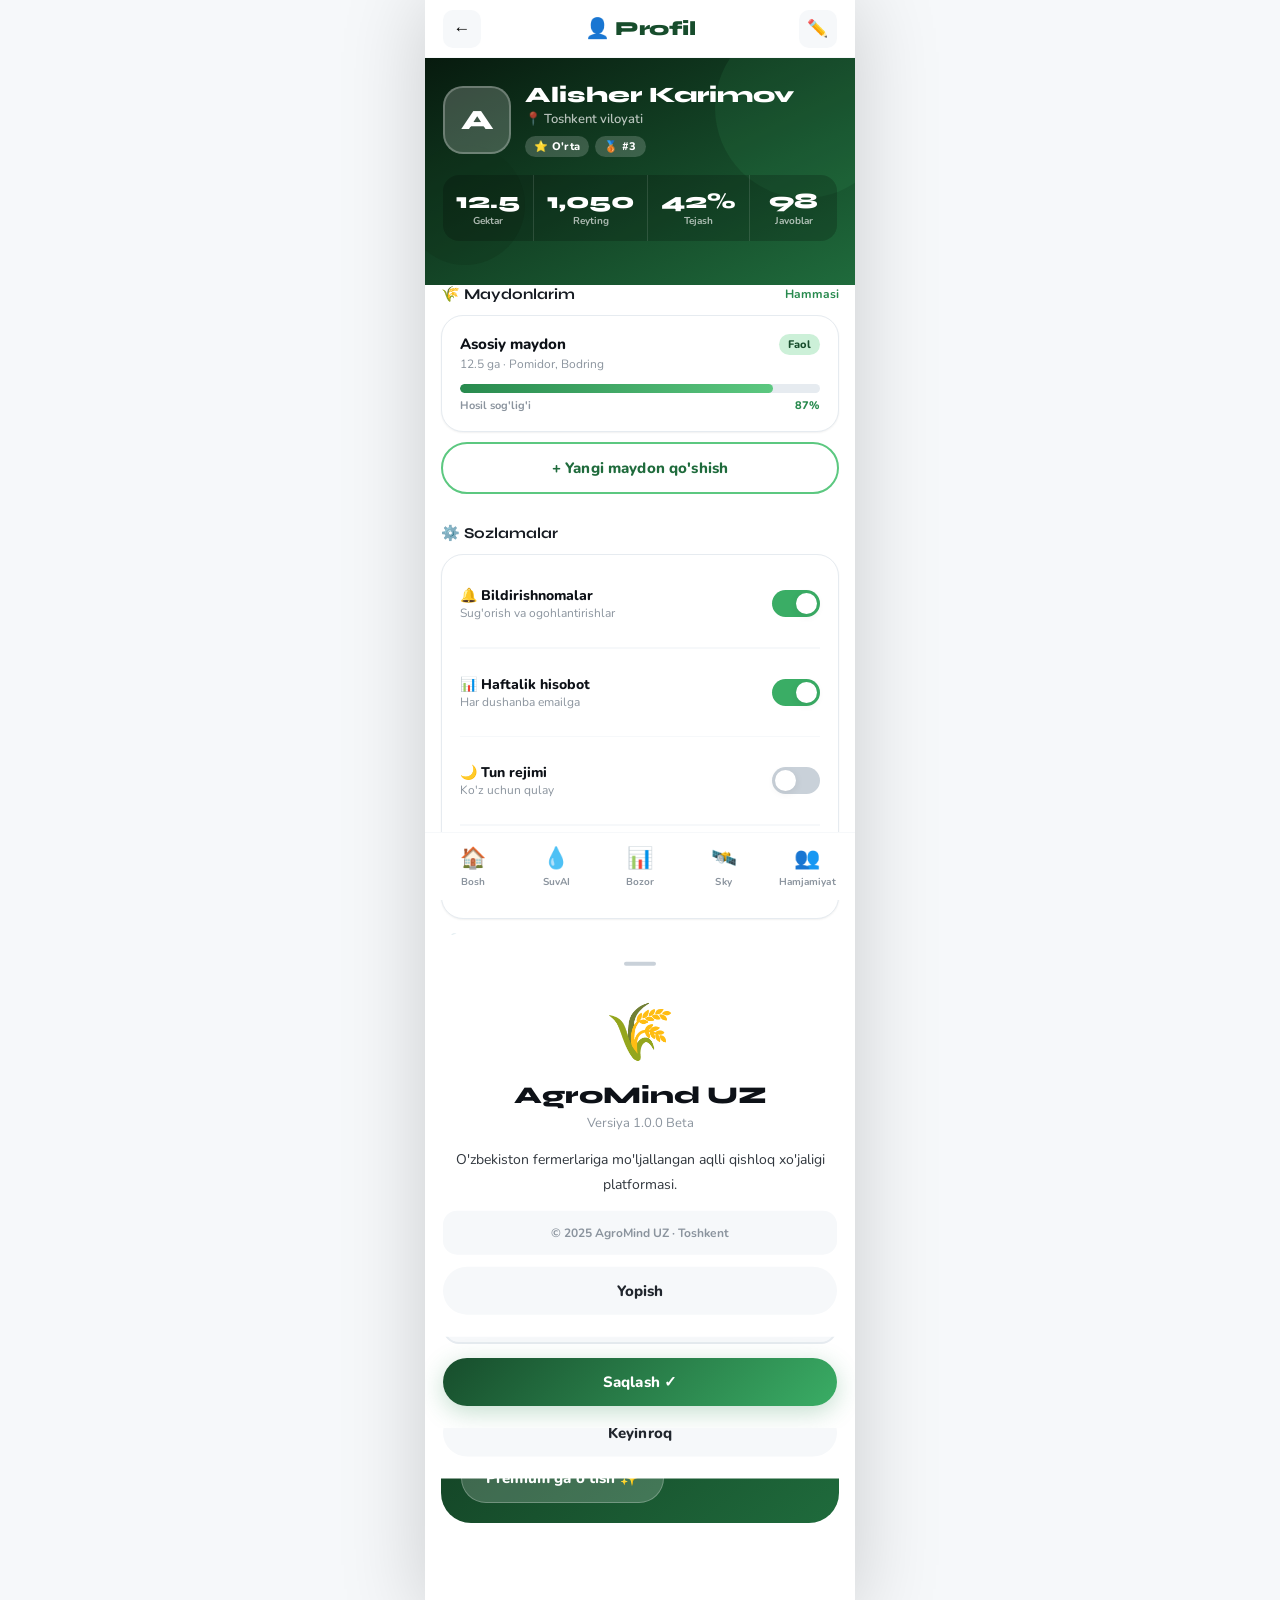
<file: profil.html>
<!DOCTYPE html>
<html lang="uz">
<head>
<meta charset="UTF-8">
<meta name="viewport" content="width=device-width,initial-scale=1,viewport-fit=cover">
<title>AgroMind — Profil</title>
<link rel="stylesheet" href="css/style.css">
<style>
.hero {
  background:linear-gradient(155deg,#071A0E,#1F6B3C);
  padding:24px 18px 44px;
  position:relative; overflow:hidden; color:#fff;
}
.hero-c1 { position:absolute;width:180px;height:180px;border-radius:50%;background:rgba(58,173,101,.12);right:-40px;top:-40px; }
.hero-c2 { position:absolute;width:120px;height:120px;border-radius:50%;background:rgba(14,46,26,.3);left:-20px;bottom:20px; }
.hero-av {
  width:68px;height:68px;border-radius:20px;
  background:rgba(255,255,255,.2);
  display:flex;align-items:center;justify-content:center;
  font-family:var(--font-display);font-size:28px;font-weight:800;
  border:2px solid rgba(255,255,255,.25); flex-shrink:0;
}
.hero-stats { display:flex;background:rgba(0,0,0,.2);border-radius:16px;overflow:hidden;margin-top:18px;position:relative;z-index:1; }
.hero-stat { flex:1;padding:13px;text-align:center; }
.hero-stat + .hero-stat { border-left:1px solid rgba(255,255,255,.12); }
.plan-card {
  background:linear-gradient(140deg,#0E2E1A,#1F6B3C);
  border-radius:var(--r-xl); padding:20px; color:#fff;
}
.menu-item {
  display:flex;align-items:center;gap:12px;
  padding:14px 0;border-bottom:1.5px solid var(--n100);
  cursor:pointer; transition:var(--ease);
}
.menu-item:last-child{border:none}
.menu-item:active{opacity:.6}
.menu-ic {width:38px;height:38px;border-radius:11px;display:flex;align-items:center;justify-content:center;font-size:18px;flex-shrink:0;}
</style>
<!-- MOBILE FIX --><style>
html,body{width:100%;margin:0;padding:0;overflow-x:hidden;}
#app{width:100%;max-width:100%;margin:0;padding:0;}
@media(min-width:500px){body{display:flex;justify-content:center;background:#F6F8FA;}#app{max-width:430px;box-shadow:0 0 80px rgba(0,0,0,.18);}}
</style><!-- END MOBILE FIX -->
</head>
<body>
<div id="app">

<div class="page active" id="pg-profil">
  <div class="topbar">
    <button class="tb-btn" onclick="goPage('dashboard.html')">&#8592;</button>
    <div class="topbar-logo">👤 Profil</div>
    <button class="tb-btn" onclick="openSheet('prof-edit')">✏️</button>
  </div>

  <div class="scroll">
    <div class="hero">
      <div class="hero-c1"></div>
      <div class="hero-c2"></div>
      <div style="display:flex;align-items:center;gap:14px;position:relative;z-index:1">
        <div class="hero-av">A</div>
        <div>
          <div style="font-family:var(--font-display);font-size:22px;font-weight:800">Alisher Karimov</div>
          <div style="font-size:13px;opacity:.7;font-weight:600;margin-top:2px">📍 Toshkent viloyati</div>
          <div style="margin-top:8px;display:flex;gap:6px">
            <span class="badge" style="background:rgba(255,255,255,.18);color:#fff">⭐ O'rta</span>
            <span class="badge" style="background:rgba(255,255,255,.18);color:#fff">🥉 #3</span>
          </div>
        </div>
      </div>
      <div class="hero-stats">
        <div class="hero-stat"><div style="font-family:var(--font-display);font-size:22px;font-weight:800">12.5</div><div style="font-size:10px;opacity:.65;font-weight:700">Gektar</div></div>
        <div class="hero-stat"><div style="font-family:var(--font-display);font-size:22px;font-weight:800">1,050</div><div style="font-size:10px;opacity:.65;font-weight:700">Reyting</div></div>
        <div class="hero-stat"><div style="font-family:var(--font-display);font-size:22px;font-weight:800">42%</div><div style="font-size:10px;opacity:.65;font-weight:700">Tejash</div></div>
        <div class="hero-stat"><div style="font-family:var(--font-display);font-size:22px;font-weight:800">98</div><div style="font-size:10px;opacity:.65;font-weight:700">Javoblar</div></div>
      </div>
    </div>

    <div style="background:#fff;border-radius:var(--r-xl) var(--r-xl) 0 0;margin-top:-20px;padding:20px 16px 0">
      <div class="sec-hd"><div class="sec-title">🌾 Maydonlarim</div><span class="sec-link">Hammasi</span></div>
      <div class="card" style="margin-bottom:10px">
        <div style="display:flex;justify-content:space-between;align-items:flex-start;margin-bottom:12px">
          <div><div style="font-size:15px;font-weight:800">Asosiy maydon</div><div style="font-size:12px;color:var(--n400);margin-top:2px">12.5 ga · Pomidor, Bodring</div></div>
          <span class="badge bg">Faol</span>
        </div>
        <div class="prog-wrap"><div class="prog-fill" style="width:87%;background:linear-gradient(90deg,var(--g500),var(--g300))"></div></div>
        <div style="display:flex;justify-content:space-between;margin-top:5px">
          <div style="font-size:11px;color:var(--n400);font-weight:700">Hosil sog'lig'i</div>
          <div style="font-size:11px;font-weight:800;color:var(--g500)">87%</div>
        </div>
      </div>
      <button class="btn btn-outline" style="margin-bottom:16px">+ Yangi maydon qo'shish</button>
    </div>

    <div class="sec">
      <div class="sec-hd"><div class="sec-title">⚙️ Sozlamalar</div></div>
      <div class="card">
        <div class="tgl-wrap">
          <div><div style="font-size:14px;font-weight:800">🔔 Bildirishnomalar</div><div style="font-size:12px;color:var(--n400)">Sug'orish va ogohlantirishlar</div></div>
          <div class="tgl on"></div>
        </div>
        <div class="div"></div>
        <div class="tgl-wrap">
          <div><div style="font-size:14px;font-weight:800">📊 Haftalik hisobot</div><div style="font-size:12px;color:var(--n400)">Har dushanba emailga</div></div>
          <div class="tgl on"></div>
        </div>
        <div class="div"></div>
        <div class="tgl-wrap">
          <div><div style="font-size:14px;font-weight:800">🌙 Tun rejimi</div><div style="font-size:12px;color:var(--n400)">Ko'z uchun qulay</div></div>
          <div class="tgl"></div>
        </div>
        <div class="div"></div>
        <div class="tgl-wrap">
          <div><div style="font-size:14px;font-weight:800">📍 Joylashuv</div><div style="font-size:12px;color:var(--n400)">Aniq ob-havo uchun</div></div>
          <div class="tgl on"></div>
        </div>
      </div>
    </div>

    <div class="sec">
      <div class="sec-hd"><div class="sec-title">🔗 Boshqa</div></div>
      <div class="card" style="padding:4px 16px">
        <div class="menu-item" onclick="openSheet('lang-sheet')">
          <div class="menu-ic" style="background:var(--b100)">🌍</div>
          <div><div style="font-size:14px;font-weight:800">Til sozlamalari</div><div style="font-size:12px;color:var(--n400)">Hozir: O'zbek</div></div>
          <div style="color:var(--n300);font-size:18px;margin-left:auto">›</div>
        </div>
        <div class="menu-item" onclick="openSheet('about-sheet')">
          <div class="menu-ic" style="background:var(--n100)">ℹ️</div>
          <div><div style="font-size:14px;font-weight:800">Ilova haqida</div><div style="font-size:12px;color:var(--n400)">Versiya 1.0.0 Beta</div></div>
          <div style="color:var(--n300);font-size:18px;margin-left:auto">›</div>
        </div>
        <div class="menu-item" style="border:none">
          <div class="menu-ic" style="background:var(--r100)">🚪</div>
          <div><div style="font-size:14px;font-weight:800;color:var(--r500)">Chiqish</div><div style="font-size:12px;color:var(--n400)">Hisobdan chiqish</div></div>
          <div style="color:var(--n300);font-size:18px;margin-left:auto">›</div>
        </div>
      </div>
    </div>

    <div class="sec" style="padding-bottom:14px">
      <div class="sec-hd"><div class="sec-title">💳 Obuna rejasi</div></div>
      <div class="plan-card">
        <div style="display:flex;justify-content:space-between;align-items:flex-start">
          <div>
            <div style="font-size:10px;opacity:.8;font-weight:800;letter-spacing:.1em">JORIY REJA</div>
            <div style="font-family:var(--font-display);font-size:28px;font-weight:800;margin-top:4px">O'rta</div>
            <div style="font-size:14px;opacity:.75;margin-top:3px;font-weight:700">$15 / oyiga</div>
          </div>
          <div style="background:rgba(255,255,255,.2);border-radius:14px;padding:10px 16px;text-align:center;border:1px solid rgba(255,255,255,.12)">
            <div style="font-family:var(--font-display);font-size:26px;font-weight:800">18</div>
            <div style="font-size:10px;opacity:.65;font-weight:700">kun qoldi</div>
          </div>
        </div>
        <div style="display:flex;flex-direction:column;gap:6px;margin:14px 0">
          <div style="display:flex;align-items:center;gap:8px;font-size:13px;font-weight:600;opacity:.85"><span>✅</span>SuvAI + Sensor monitoring</div>
          <div style="display:flex;align-items:center;gap:8px;font-size:13px;font-weight:600;opacity:.85"><span>✅</span>BozorNarx real-vaqt</div>
          <div style="display:flex;align-items:center;gap:8px;font-size:13px;font-weight:600;opacity:.85"><span>✅</span>SkyView (oyda 4 marta)</div>
          <div style="display:flex;align-items:center;gap:8px;font-size:13px;font-weight:600;opacity:.5"><span>❌</span>Drone monitoring</div>
          <div style="display:flex;align-items:center;gap:8px;font-size:13px;font-weight:600;opacity:.5"><span>❌</span>Carbon credit</div>
        </div>
        <button class="btn" style="background:rgba(255,255,255,.18);color:#fff;border:1.5px solid rgba(255,255,255,.25)" onclick="openSheet('premium')">Premium ga o'tish ✨</button>
      </div>
    </div>
  </div>
</div>

<nav class="bottom-nav">
  <button class="nav-btn" onclick="goPage('dashboard.html')"><span class="ni">🏠</span><span class="nl">Bosh</span></button>
  <button class="nav-btn" onclick="goPage('suvai.html')"><span class="ni">💧</span><span class="nl">SuvAI</span></button>
  <button class="nav-btn" onclick="goPage('bozor.html')"><span class="ni">📊</span><span class="nl">Bozor</span></button>
  <button class="nav-btn" onclick="goPage('skyview.html')"><span class="ni">🛰️</span><span class="nl">Sky</span></button>
  <button class="nav-btn" onclick="goPage('farmernet.html')"><span class="ni">👥</span><span class="nl">Hamjamiyat</span></button>
</nav>

<div class="overlay" id="ov-premium" onclick="closeSheet('premium')"></div>
<div class="sheet" id="sh-premium">
  <div class="sheet-handle"></div>
  <div class="sheet-title">✨ Premium reja</div>
  <div style="text-align:center;padding:10px 0 20px">
    <div style="font-size:48px;margin-bottom:8px">🚀</div>
    <div style="font-family:var(--font-display);font-size:28px;font-weight:800">$40 / oy</div>
    <div style="font-size:13px;color:var(--n400);margin-top:4px">Yoki $400/yil — 17% tejash</div>
  </div>
  <div style="display:flex;flex-direction:column;gap:10px;margin-bottom:20px">
    <div style="display:flex;align-items:center;gap:10px;font-size:14px;font-weight:700"><span style="font-size:20px">💧</span>Cheksiz sensor monitoring</div>
    <div style="display:flex;align-items:center;gap:10px;font-size:14px;font-weight:700"><span style="font-size:20px">🛰️</span>SkyView — kunlik yangilanish</div>
    <div style="display:flex;align-items:center;gap:10px;font-size:14px;font-weight:700"><span style="font-size:20px">🚁</span>Drone monitoring xizmati</div>
    <div style="display:flex;align-items:center;gap:10px;font-size:14px;font-weight:700"><span style="font-size:20px">📞</span>24/7 agronomon maslahat</div>
  </div>
  <button class="btn btn-g" onclick="closeSheet('premium')">Premium sotib olish</button>
  <button class="btn btn-ghost" style="margin-top:8px" onclick="closeSheet('premium')">Keyinroq</button>
</div>

<div class="overlay" id="ov-prof-edit" onclick="closeSheet('prof-edit')"></div>
<div class="sheet" id="sh-prof-edit">
  <div class="sheet-handle"></div>
  <div class="sheet-title">✏️ Profilni tahrirlash</div>
  <div class="inp-group"><label class="inp-label">ISM</label><input class="inp" value="Alisher"></div>
  <div class="inp-group"><label class="inp-label">FAMILIYA</label><input class="inp" value="Karimov"></div>
  <div class="inp-group"><label class="inp-label">VILOYAT</label><input class="inp" value="Toshkent viloyati"></div>
  <div class="inp-group"><label class="inp-label">TELEFON</label><input class="inp" type="tel" value="+998 90 123 45 67"></div>
  <button class="btn btn-g" onclick="closeSheet('prof-edit')">Saqlash ✓</button>
</div>

<div class="overlay" id="ov-lang-sheet" onclick="closeSheet('lang-sheet')"></div>
<div class="sheet" id="sh-lang-sheet">
  <div class="sheet-handle"></div>
  <div class="sheet-title">🌍 Til tanlash</div>
  <div class="card" style="padding:6px 14px">
    <div class="li" style="background:var(--g50);border-radius:10px;padding:12px 10px;margin:0 -2px"><span style="font-size:20px">🇺🇿</span><div style="flex:1;font-weight:800;font-size:14px;margin-left:4px">O'zbek tili</div><span class="badge bg">✓</span></div>
    <div class="li"><span style="font-size:20px">🇷🇺</span><div style="flex:1;font-weight:800;font-size:14px;margin-left:4px">Rus tili</div></div>
    <div class="li" style="border:none"><span style="font-size:20px">🇬🇧</span><div style="flex:1;font-weight:800;font-size:14px;margin-left:4px">Ingliz tili</div></div>
  </div>
  <button class="btn btn-g" style="margin-top:14px" onclick="closeSheet('lang-sheet')">Saqlash</button>
</div>

<div class="overlay" id="ov-about-sheet" onclick="closeSheet('about-sheet')"></div>
<div class="sheet" id="sh-about-sheet">
  <div class="sheet-handle"></div>
  <div style="text-align:center;padding:10px 0 16px">
    <div style="font-size:56px;margin-bottom:10px">🌾</div>
    <div style="font-family:var(--font-display);font-size:24px;font-weight:800">AgroMind UZ</div>
    <div style="font-size:13px;color:var(--n400);margin-top:4px">Versiya 1.0.0 Beta</div>
  </div>
  <div style="font-size:14px;color:var(--n600);line-height:1.75;text-align:center">O'zbekiston fermerlariga mo'ljallangan aqlli qishloq xo'jaligi platformasi.</div>
  <div style="margin-top:14px;padding:14px;background:var(--n100);border-radius:14px;text-align:center">
    <div style="font-size:12px;color:var(--n400);font-weight:700">© 2025 AgroMind UZ · Toshkent</div>
  </div>
  <button class="btn btn-ghost" style="margin-top:12px" onclick="closeSheet('about-sheet')">Yopish</button>
</div>

</div>
<script src="js/app.js"></script>
<script>
function goPage(page) { window.location.href = page; }
function openSheet(id) {
  var ov = document.getElementById('ov-' + id);
  var sh = document.getElementById('sh-' + id);
  if (ov) ov.classList.add('open');
  if (sh) sh.classList.add('open');
}
function closeSheet(id) {
  var ov = document.getElementById('ov-' + id);
  var sh = document.getElementById('sh-' + id);
  if (ov) ov.classList.remove('open');
  if (sh) sh.classList.remove('open');
}
document.addEventListener('DOMContentLoaded', function() { initToggles(); });
</script>
</body>
</html>
</file>
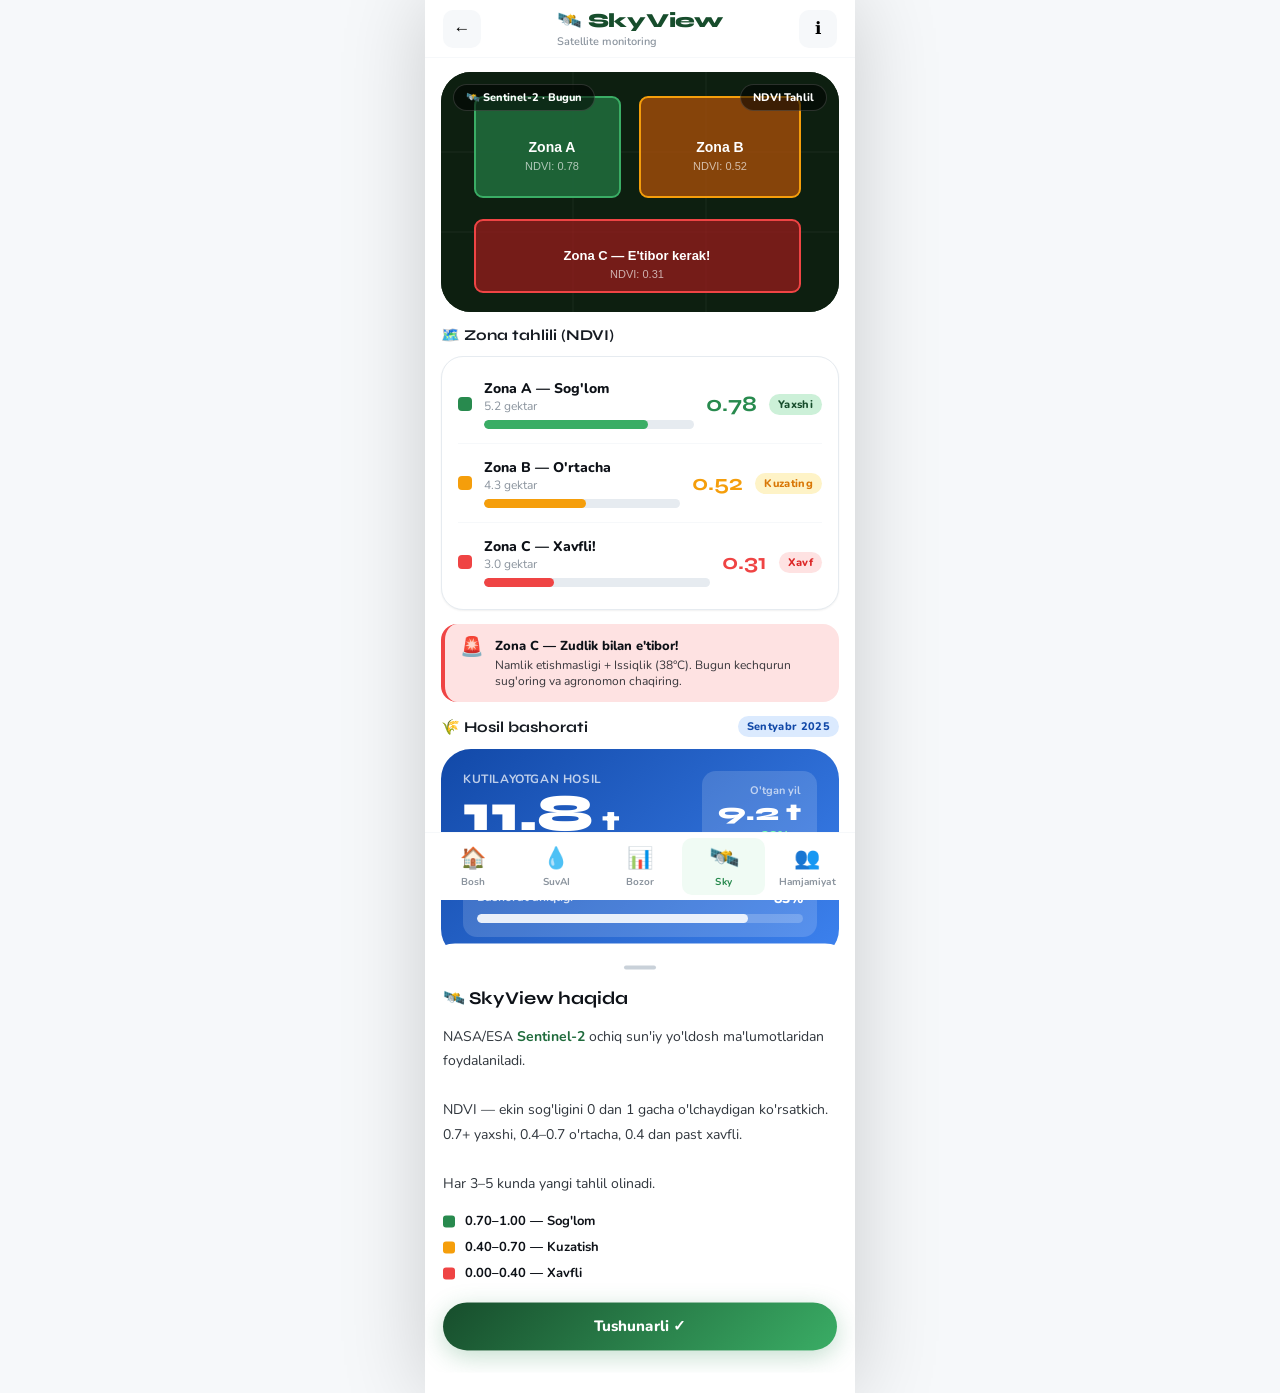
<file: skyview.html>
<!DOCTYPE html>
<html lang="uz">
<head>
<meta charset="UTF-8">
<meta name="viewport" content="width=device-width,initial-scale=1,viewport-fit=cover">
<title>AgroMind — SkyView</title>
<link rel="stylesheet" href="css/style.css">
<style>
.sat-map {
  height:240px;
  background:linear-gradient(160deg,#0D1F10,#1A3320);
  border-radius:var(--r-xl);
  position:relative; overflow:hidden;
}
.sat-badge {
  position:absolute;
  background:rgba(0,0,0,.55); color:#fff;
  font-size:11px; font-weight:800;
  padding:5px 12px; border-radius:var(--r-full);
  border:1px solid rgba(255,255,255,.15);
}
.zone-row {
  display:flex; align-items:center; gap:12px;
  padding:14px 0; border-bottom:1.5px solid var(--n100);
}
.zone-row:last-child { border-bottom:none; }
.zone-sq { width:14px; height:14px; border-radius:4px; flex-shrink:0; }
.forecast-card {
  background:linear-gradient(140deg,var(--b600),var(--b400));
  border-radius:var(--r-xl); padding:22px; color:#fff;
}
.hist-item {
  display:flex; align-items:center; gap:12px;
  padding:13px 0; border-bottom:1.5px solid var(--n100);
}
.hist-item:last-child { border:none; }
</style>
<!-- MOBILE FIX --><style>
html,body{width:100%;margin:0;padding:0;overflow-x:hidden;}
#app{width:100%;max-width:100%;margin:0;padding:0;}
@media(min-width:500px){body{display:flex;justify-content:center;background:#F6F8FA;}#app{max-width:430px;box-shadow:0 0 80px rgba(0,0,0,.18);}}
</style><!-- END MOBILE FIX -->
</head>
<body>
<div id="app">

<div class="page active" id="pg-skyview">
  <div class="topbar">
    <button class="tb-btn" onclick="goPage('dashboard.html')">&#8592;</button>
    <div><div class="topbar-logo">🛰️ SkyView</div><div class="topbar-sub">Satellite monitoring</div></div>
    <button class="tb-btn" onclick="openSheet('sky-info')">&#8505;</button>
  </div>

  <div class="scroll">
    <div class="sec">
      <div class="sat-map">
        <svg width="100%" height="100%" viewBox="0 0 400 240" preserveAspectRatio="xMidYMid slice">
          <rect width="400" height="240" fill="#0D1F10"/>
          <line x1="0" y1="80" x2="400" y2="80" stroke="rgba(255,255,255,.06)" stroke-width="1"/>
          <line x1="0" y1="160" x2="400" y2="160" stroke="rgba(255,255,255,.06)" stroke-width="1"/>
          <line x1="133" y1="0" x2="133" y2="240" stroke="rgba(255,255,255,.06)" stroke-width="1"/>
          <line x1="266" y1="0" x2="266" y2="240" stroke="rgba(255,255,255,.06)" stroke-width="1"/>
          <rect x="35" y="25" width="145" height="100" rx="8" fill="#1F6B3C" opacity=".88"/>
          <rect x="35" y="25" width="145" height="100" rx="8" fill="none" stroke="#3AAD65" stroke-width="2"/>
          <rect x="200" y="25" width="160" height="100" rx="8" fill="#B45309" opacity=".72"/>
          <rect x="200" y="25" width="160" height="100" rx="8" fill="none" stroke="#F59E0B" stroke-width="2"/>
          <rect x="35" y="148" width="325" height="72" rx="8" fill="#991B1B" opacity=".75"/>
          <rect x="35" y="148" width="325" height="72" rx="8" fill="none" stroke="#EF4444" stroke-width="2"/>
          <text x="112" y="80" fill="white" font-size="14" font-weight="bold" text-anchor="middle" font-family="sans-serif">Zona A</text>
          <text x="112" y="98" fill="rgba(255,255,255,.65)" font-size="11" text-anchor="middle" font-family="sans-serif">NDVI: 0.78</text>
          <text x="280" y="80" fill="white" font-size="14" font-weight="bold" text-anchor="middle" font-family="sans-serif">Zona B</text>
          <text x="280" y="98" fill="rgba(255,255,255,.65)" font-size="11" text-anchor="middle" font-family="sans-serif">NDVI: 0.52</text>
          <text x="197" y="188" fill="white" font-size="13" font-weight="bold" text-anchor="middle" font-family="sans-serif">Zona C — E'tibor kerak!</text>
          <text x="197" y="206" fill="rgba(255,255,255,.65)" font-size="11" text-anchor="middle" font-family="sans-serif">NDVI: 0.31</text>
        </svg>
        <div class="sat-badge" style="top:12px;left:12px">🛰️ Sentinel-2 · Bugun</div>
        <div class="sat-badge" style="top:12px;right:12px">NDVI Tahlil</div>
      </div>
    </div>

    <div class="sec">
      <div class="sec-hd"><div class="sec-title">🗺️ Zona tahlili (NDVI)</div></div>
      <div class="card" style="padding:8px 16px">
        <div class="zone-row">
          <div class="zone-sq" style="background:var(--g500)"></div>
          <div style="flex:1">
            <div style="font-size:14px;font-weight:800">Zona A — Sog'lom</div>
            <div style="font-size:12px;color:var(--n400)">5.2 gektar</div>
            <div class="prog-wrap" style="margin-top:6px">
              <div class="prog-fill ndvi-bar" style="width:0%;background:var(--g400);transition:width .8s ease .2s" data-w="78"></div>
            </div>
          </div>
          <div style="font-family:var(--font-display);font-size:22px;font-weight:700;color:var(--g500)">0.78</div>
          <span class="badge bg">Yaxshi</span>
        </div>
        <div class="zone-row">
          <div class="zone-sq" style="background:var(--y400)"></div>
          <div style="flex:1">
            <div style="font-size:14px;font-weight:800">Zona B — O'rtacha</div>
            <div style="font-size:12px;color:var(--n400)">4.3 gektar</div>
            <div class="prog-wrap" style="margin-top:6px">
              <div class="prog-fill ndvi-bar" style="width:0%;background:var(--y400);transition:width .8s ease .4s" data-w="52"></div>
            </div>
          </div>
          <div style="font-family:var(--font-display);font-size:22px;font-weight:700;color:var(--y400)">0.52</div>
          <span class="badge by">Kuzating</span>
        </div>
        <div class="zone-row" style="border:none">
          <div class="zone-sq" style="background:var(--r400)"></div>
          <div style="flex:1">
            <div style="font-size:14px;font-weight:800">Zona C — Xavfli!</div>
            <div style="font-size:12px;color:var(--n400)">3.0 gektar</div>
            <div class="prog-wrap" style="margin-top:6px">
              <div class="prog-fill ndvi-bar" style="width:0%;background:var(--r400);transition:width .8s ease .6s" data-w="31"></div>
            </div>
          </div>
          <div style="font-family:var(--font-display);font-size:22px;font-weight:700;color:var(--r400)">0.31</div>
          <span class="badge br">Xavf</span>
        </div>
      </div>
    </div>

    <div class="sec">
      <div class="alert a-err">
        <div class="alert-icon">🚨</div>
        <div>
          <div class="alert-t">Zona C — Zudlik bilan e'tibor!</div>
          <div class="alert-s">Namlik etishmasligi + Issiqlik (38°C). Bugun kechqurun sug'oring va agronomon chaqiring.</div>
        </div>
      </div>
    </div>

    <div class="sec">
      <div class="sec-hd"><div class="sec-title">🌾 Hosil bashorati</div><span class="badge bb">Sentyabr 2025</span></div>
      <div class="forecast-card">
        <div style="display:flex;align-items:flex-start;justify-content:space-between">
          <div>
            <div style="font-size:12px;opacity:.72;font-weight:700;letter-spacing:.05em">KUTILAYOTGAN HOSIL</div>
            <div style="font-family:var(--font-display);font-size:52px;font-weight:800;line-height:1">11.8<span style="font-size:28px"> t</span></div>
            <div style="font-size:13px;opacity:.8;margin-top:4px">12.5 gektardan</div>
          </div>
          <div style="text-align:right;background:rgba(255,255,255,.15);border-radius:14px;padding:12px 16px">
            <div style="font-size:11px;opacity:.65;font-weight:700">O'tgan yil</div>
            <div style="font-family:var(--font-display);font-size:24px;font-weight:800">9.2 t</div>
            <div style="font-size:14px;font-weight:800;color:#7DFFB3">+28% ↑</div>
          </div>
        </div>
        <div style="background:rgba(255,255,255,.15);border-radius:14px;padding:14px;margin-top:14px">
          <div style="display:flex;justify-content:space-between;margin-bottom:6px">
            <div style="font-size:12px;opacity:.8;font-weight:700">Bashorat aniqligi</div>
            <div style="font-size:14px;font-weight:800">83%</div>
          </div>
          <div class="prog-wrap" style="background:rgba(255,255,255,.2)">
            <div class="prog-fill" style="width:83%;background:rgba(255,255,255,.85)"></div>
          </div>
        </div>
      </div>
    </div>

    <div class="sec" style="padding-bottom:14px">
      <div class="sec-hd"><div class="sec-title">📸 Tahlil tarixi</div><span class="badge bn">30 kun</span></div>
      <div class="card" style="padding:4px 16px">
        <div class="hist-item">
          <div style="width:52px;height:44px;border-radius:10px;background:var(--g50);display:flex;align-items:center;justify-content:center;font-size:22px;flex-shrink:0">🛰️</div>
          <div style="flex:1"><div style="font-size:14px;font-weight:800">Tahlil #4 — Normal</div><div style="font-size:12px;color:var(--n400)">3 kun oldin</div></div>
          <span class="badge bg">0.72</span>
        </div>
        <div class="hist-item">
          <div style="width:52px;height:44px;border-radius:10px;background:var(--y100);display:flex;align-items:center;justify-content:center;font-size:22px;flex-shrink:0">🛰️</div>
          <div style="flex:1"><div style="font-size:14px;font-weight:800">Tahlil #3 — Ogohlantirish</div><div style="font-size:12px;color:var(--n400)">10 kun oldin</div></div>
          <span class="badge by">0.58</span>
        </div>
        <div class="hist-item">
          <div style="width:52px;height:44px;border-radius:10px;background:var(--g50);display:flex;align-items:center;justify-content:center;font-size:22px;flex-shrink:0">🛰️</div>
          <div style="flex:1"><div style="font-size:14px;font-weight:800">Tahlil #2 — Normal</div><div style="font-size:12px;color:var(--n400)">17 kun oldin</div></div>
          <span class="badge bg">0.75</span>
        </div>
        <div class="hist-item" style="border:none">
          <div style="width:52px;height:44px;border-radius:10px;background:var(--g50);display:flex;align-items:center;justify-content:center;font-size:22px;flex-shrink:0">🛰️</div>
          <div style="flex:1"><div style="font-size:14px;font-weight:800">Tahlil #1 — Yaxshi</div><div style="font-size:12px;color:var(--n400)">24 kun oldin</div></div>
          <span class="badge bg">0.80</span>
        </div>
      </div>
    </div>
  </div>
</div>

<nav class="bottom-nav">
  <button class="nav-btn" onclick="goPage('dashboard.html')"><span class="ni">🏠</span><span class="nl">Bosh</span></button>
  <button class="nav-btn" onclick="goPage('suvai.html')"><span class="ni">💧</span><span class="nl">SuvAI</span></button>
  <button class="nav-btn" onclick="goPage('bozor.html')"><span class="ni">📊</span><span class="nl">Bozor</span></button>
  <button class="nav-btn on" onclick="goPage('skyview.html')"><span class="ni">🛰️</span><span class="nl">Sky</span></button>
  <button class="nav-btn" onclick="goPage('farmernet.html')"><span class="ni">👥</span><span class="nl">Hamjamiyat</span></button>
</nav>

<div class="overlay" id="ov-sky-info" onclick="closeSheet('sky-info')"></div>
<div class="sheet" id="sh-sky-info">
  <div class="sheet-handle"></div>
  <div class="sheet-title">🛰️ SkyView haqida</div>
  <div style="font-size:14px;color:var(--n600);line-height:1.75">NASA/ESA <strong style="color:var(--g600)">Sentinel-2</strong> ochiq sun'iy yo'ldosh ma'lumotlaridan foydalaniladi.<br><br>NDVI — ekin sog'ligini 0 dan 1 gacha o'lchaydigan ko'rsatkich. 0.7+ yaxshi, 0.4–0.7 o'rtacha, 0.4 dan past xavfli.<br><br>Har 3–5 kunda yangi tahlil olinadi.</div>
  <div style="margin-top:16px;display:flex;flex-direction:column;gap:8px">
    <div style="display:flex;align-items:center;gap:10px"><div style="width:12px;height:12px;border-radius:3px;background:var(--g500)"></div><span style="font-size:13px;font-weight:700">0.70–1.00 — Sog'lom</span></div>
    <div style="display:flex;align-items:center;gap:10px"><div style="width:12px;height:12px;border-radius:3px;background:var(--y400)"></div><span style="font-size:13px;font-weight:700">0.40–0.70 — Kuzatish</span></div>
    <div style="display:flex;align-items:center;gap:10px"><div style="width:12px;height:12px;border-radius:3px;background:var(--r400)"></div><span style="font-size:13px;font-weight:700">0.00–0.40 — Xavfli</span></div>
  </div>
  <button class="btn btn-g" style="margin-top:20px" onclick="closeSheet('sky-info')">Tushunarli ✓</button>
</div>

</div>
<script src="js/app.js"></script>
<script>
function goPage(page) { window.location.href = page; }
function openSheet(id) {
  var ov = document.getElementById('ov-' + id);
  var sh = document.getElementById('sh-' + id);
  if (ov) ov.classList.add('open');
  if (sh) sh.classList.add('open');
}
function closeSheet(id) {
  var ov = document.getElementById('ov-' + id);
  var sh = document.getElementById('sh-' + id);
  if (ov) ov.classList.remove('open');
  if (sh) sh.classList.remove('open');
}
document.addEventListener('DOMContentLoaded', function() { setTimeout(animateNDVI, 300); });
</script>
</body>
</html>
</file>
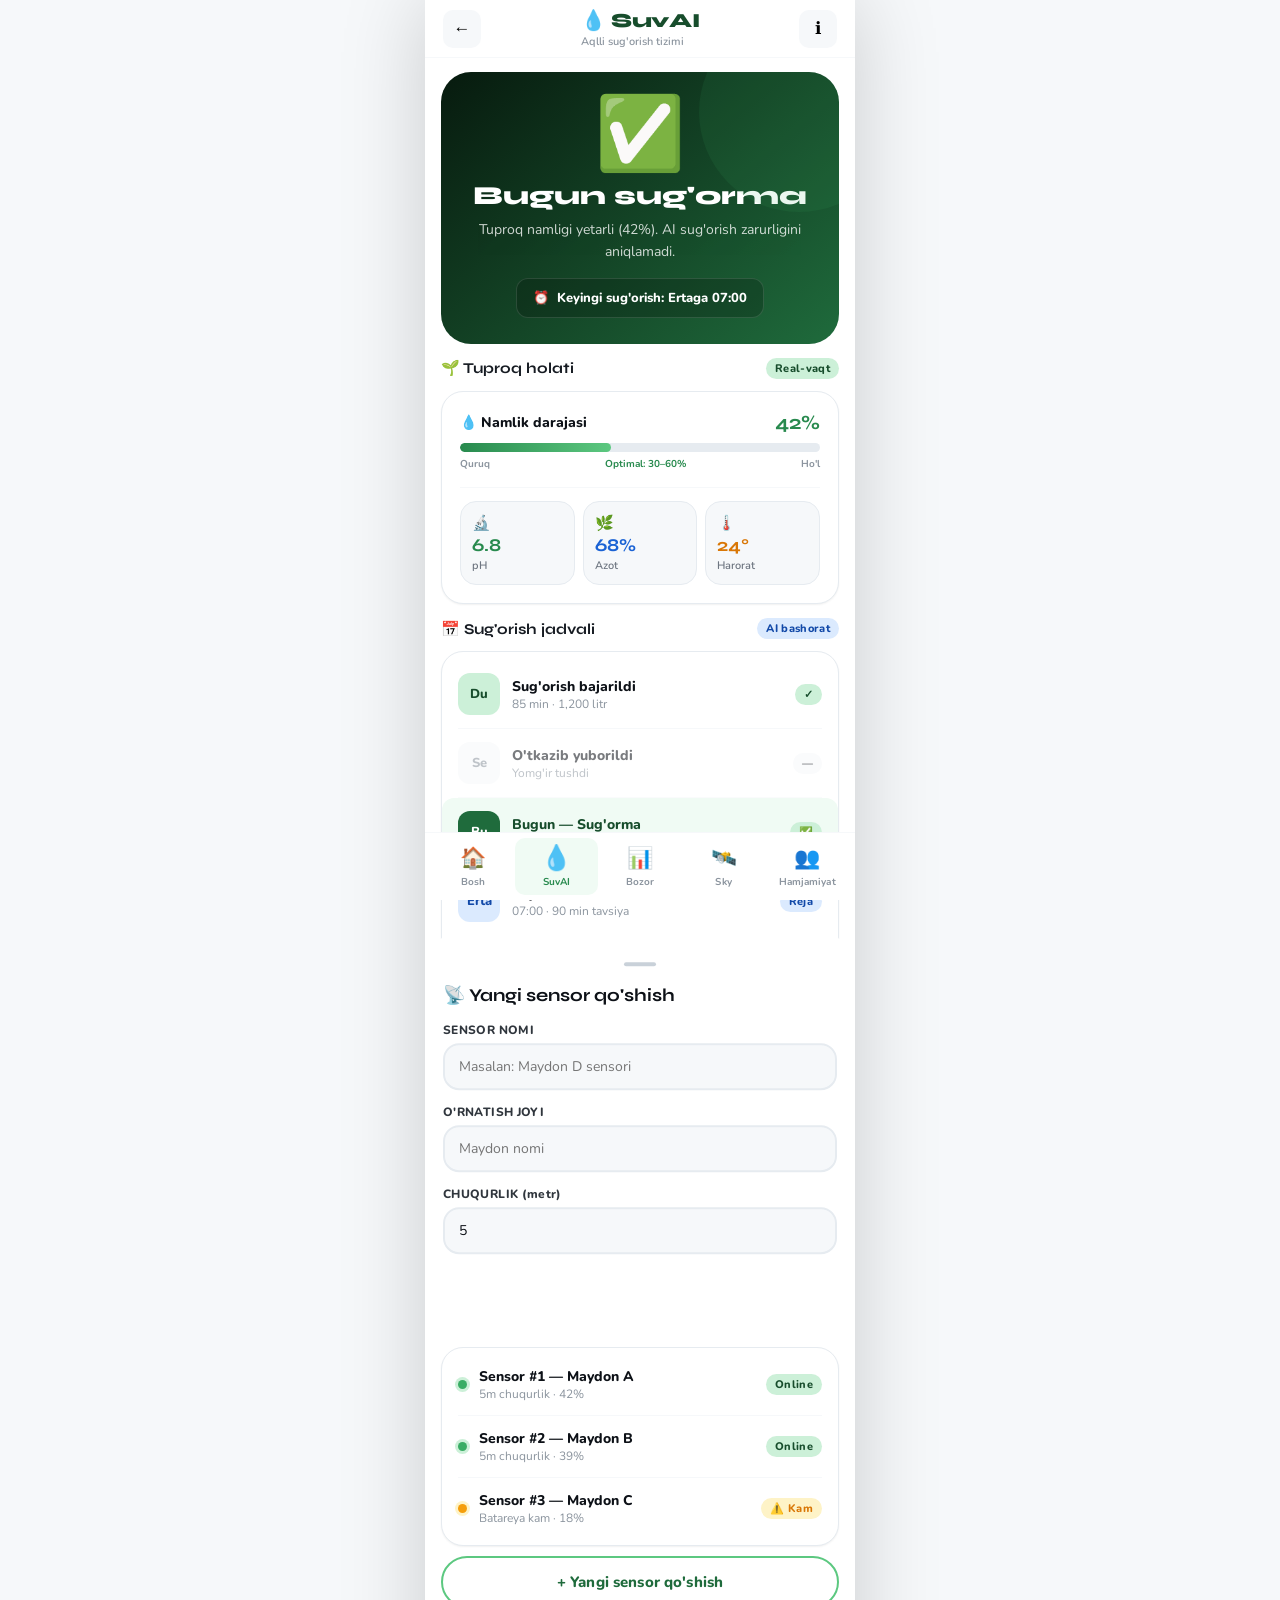
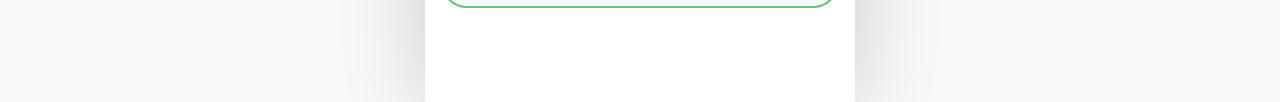
<file: suvai.html>
<!DOCTYPE html>
<html lang="uz">
<head>
<meta charset="UTF-8">
<meta name="viewport" content="width=device-width,initial-scale=1,viewport-fit=cover">
<title>AgroMind — SuvAI</title>
<link rel="stylesheet" href="css/style.css">
<style>
.status-hero {
  background: linear-gradient(140deg, #071A0E, #1F6B3C);
  color: #fff;
  border-radius: var(--r-xl);
  padding: 26px 20px;
  text-align: center;
  position: relative;
  overflow: hidden;
}
.status-hero::before {
  content:''; position:absolute;
  width:200px; height:200px; border-radius:50%;
  background:rgba(58,173,101,.1);
  top:-60px; right:-60px;
}
.sh-icon  { font-size:72px; line-height:1; margin-bottom:10px; }
.sh-title { font-family:var(--font-display); font-size:26px; font-weight:800; }
.sh-sub   { font-size:14px; opacity:.8; margin-top:8px; line-height:1.6; }
.sh-next  {
  display:inline-flex; align-items:center; gap:8px;
  background:rgba(0,0,0,.2); border-radius:12px;
  padding:10px 16px; margin-top:14px;
  font-size:13px; font-weight:800;
  border:1px solid rgba(255,255,255,.12);
}
.sched-row {
  display:flex; align-items:center; gap:12px;
  padding:13px 0; border-bottom:1.5px solid var(--n100);
}
.sched-row:last-child { border-bottom:none; }
.sched-day {
  width:42px; height:42px; border-radius:12px;
  display:flex; align-items:center; justify-content:center;
  font-weight:800; font-size:13px; flex-shrink:0;
}
.sd-done  { background:var(--g100); color:var(--g700); }
.sd-skip  { background:var(--n100); color:var(--n400); }
.sd-today { background:var(--g600); color:#fff; }
.sd-plan  { background:var(--b100); color:var(--b600); }
.sensor-item {
  display:flex; align-items:center; gap:12px;
  padding:13px 0; border-bottom:1.5px solid var(--n100);
}
.sensor-item:last-child { border:none; }
</style>
<!-- MOBILE FIX --><style>
html,body{width:100%;margin:0;padding:0;overflow-x:hidden;}
#app{width:100%;max-width:100%;margin:0;padding:0;}
@media(min-width:500px){body{display:flex;justify-content:center;background:#F6F8FA;}#app{max-width:430px;box-shadow:0 0 80px rgba(0,0,0,.18);}}
</style><!-- END MOBILE FIX -->
</head>
<body>
<div id="app">

<div class="page active" id="pg-suvai">
  <div class="topbar">
    <button class="tb-btn" onclick="goPage('dashboard.html')">&#8592;</button>
    <div><div class="topbar-logo">💧 SuvAI</div><div class="topbar-sub">Aqlli sug'orish tizimi</div></div>
    <button class="tb-btn" onclick="openSheet('suvai-info')">&#8505;</button>
  </div>

  <div class="scroll">
    <div class="sec">
      <div class="status-hero">
        <div class="sh-icon">✅</div>
        <div class="sh-title">Bugun sug'orma</div>
        <div class="sh-sub">Tuproq namligi yetarli (42%). AI sug'orish zarurligini aniqlamadi.</div>
        <div class="sh-next"><span>⏰</span><span>Keyingi sug'orish: Ertaga 07:00</span></div>
      </div>
    </div>

    <div class="sec">
      <div class="sec-hd"><div class="sec-title">🌱 Tuproq holati</div><span class="badge bg">Real-vaqt</span></div>
      <div class="card">
        <div style="margin-bottom:16px">
          <div style="display:flex;justify-content:space-between;align-items:center;margin-bottom:8px">
            <div style="font-size:14px;font-weight:800">💧 Namlik darajasi</div>
            <div style="font-family:var(--font-display);font-size:20px;font-weight:700;color:var(--g500)">42%</div>
          </div>
          <div class="prog-wrap">
            <div class="prog-fill" style="width:42%;background:linear-gradient(90deg,var(--g500),var(--g300))"></div>
          </div>
          <div style="display:flex;justify-content:space-between;font-size:10px;color:var(--n400);margin-top:5px;font-weight:700">
            <span>Quruq</span><span style="color:var(--g500)">Optimal: 30–60%</span><span>Ho'l</span>
          </div>
        </div>
        <div class="div"></div>
        <div class="stats" style="gap:8px">
          <div class="stat" style="padding:11px"><div style="font-size:15px;margin-bottom:3px">🔬</div><div class="stat-v" style="font-size:18px;color:var(--g500)">6.8</div><div class="stat-l">pH</div></div>
          <div class="stat" style="padding:11px"><div style="font-size:15px;margin-bottom:3px">🌿</div><div class="stat-v" style="font-size:18px;color:var(--b500)">68%</div><div class="stat-l">Azot</div></div>
          <div class="stat" style="padding:11px"><div style="font-size:15px;margin-bottom:3px">🌡️</div><div class="stat-v" style="font-size:18px;color:var(--y500)">24°</div><div class="stat-l">Harorat</div></div>
        </div>
      </div>
    </div>

    <div class="sec">
      <div class="sec-hd"><div class="sec-title">📅 Sug'orish jadvali</div><span class="badge bb">AI bashorat</span></div>
      <div class="card" style="padding:8px 16px">
        <div class="sched-row">
          <div class="sched-day sd-done">Du</div>
          <div style="flex:1"><div style="font-size:14px;font-weight:800">Sug'orish bajarildi</div><div style="font-size:12px;color:var(--n400)">85 min · 1,200 litr</div></div>
          <span class="badge bg">✓</span>
        </div>
        <div class="sched-row" style="opacity:.55">
          <div class="sched-day sd-skip">Se</div>
          <div style="flex:1"><div style="font-size:14px;font-weight:800">O'tkazib yuborildi</div><div style="font-size:12px;color:var(--n400)">Yomg'ir tushdi</div></div>
          <span class="badge bn">—</span>
        </div>
        <div class="sched-row" style="background:var(--g50);margin:0 -16px;padding:13px 16px;border-radius:12px">
          <div class="sched-day sd-today">Bu</div>
          <div style="flex:1"><div style="font-size:14px;font-weight:800;color:var(--g700)">Bugun — Sug'orma</div><div style="font-size:12px;color:var(--g500)">Namlik yetarli (42%)</div></div>
          <span class="badge bg">✅</span>
        </div>
        <div class="sched-row">
          <div class="sched-day sd-plan">Erta</div>
          <div style="flex:1"><div style="font-size:14px;font-weight:800">Rejalashtirildi</div><div style="font-size:12px;color:var(--n400)">07:00 · 90 min tavsiya</div></div>
          <span class="badge bb">Reja</span>
        </div>
        <div class="sched-row">
          <div class="sched-day sd-plan">Pay</div>
          <div style="flex:1"><div style="font-size:14px;font-weight:800">Rejalashtirildi</div><div style="font-size:12px;color:var(--n400)">07:00 · 75 min</div></div>
          <span class="badge bb">Reja</span>
        </div>
        <div class="sched-row" style="border:none">
          <div class="sched-day sd-plan">Jum</div>
          <div style="flex:1"><div style="font-size:14px;font-weight:800">Rejalashtirildi</div><div style="font-size:12px;color:var(--n400)">07:00 · 80 min</div></div>
          <span class="badge bb">Reja</span>
        </div>
      </div>
    </div>

    <div class="sec">
      <div class="sec-hd"><div class="sec-title">📊 Suv sarfi grafigi</div><span class="badge bn">Bu hafta</span></div>
      <div class="card">
        <div id="wb" style="display:flex;gap:5px;align-items:flex-end;height:72px"></div>
        <div style="display:flex;justify-content:space-between;margin-top:14px;padding-top:14px;border-top:1.5px solid var(--n100)">
          <div><div style="font-size:11px;color:var(--n400);font-weight:700">Jami tejash</div><div style="font-weight:800;color:var(--g500);font-size:15px">340 litr ↓</div></div>
          <div style="text-align:center"><div style="font-size:11px;color:var(--n400);font-weight:700">O'rtacha</div><div style="font-weight:800;font-size:15px">75 min/kun</div></div>
          <div style="text-align:right"><div style="font-size:11px;color:var(--n400);font-weight:700">Samaradorlik</div><div style="font-weight:800;color:var(--g500);font-size:15px">+42%</div></div>
        </div>
      </div>
    </div>

    <div class="sec" style="padding-bottom:14px">
      <div class="sec-hd"><div class="sec-title">📡 Sensor holati</div></div>
      <div class="card" style="padding:6px 16px">
        <div class="sensor-item">
          <div class="online-dot pulse"></div>
          <div style="flex:1"><div style="font-size:14px;font-weight:800">Sensor #1 — Maydon A</div><div style="font-size:12px;color:var(--n400)">5m chuqurlik · 42%</div></div>
          <span class="badge bg">Online</span>
        </div>
        <div class="sensor-item">
          <div class="online-dot pulse"></div>
          <div style="flex:1"><div style="font-size:14px;font-weight:800">Sensor #2 — Maydon B</div><div style="font-size:12px;color:var(--n400)">5m chuqurlik · 39%</div></div>
          <span class="badge bg">Online</span>
        </div>
        <div class="sensor-item" style="border:none">
          <div style="width:9px;height:9px;border-radius:50%;background:var(--y400);box-shadow:0 0 0 3px var(--y100);flex-shrink:0"></div>
          <div style="flex:1"><div style="font-size:14px;font-weight:800">Sensor #3 — Maydon C</div><div style="font-size:12px;color:var(--n400)">Batareya kam · 18%</div></div>
          <span class="badge by">⚠️ Kam</span>
        </div>
      </div>
      <button class="btn btn-outline" style="margin-top:10px" onclick="openSheet('add-sensor')">+ Yangi sensor qo'shish</button>
    </div>
  </div>
</div>

<nav class="bottom-nav">
  <button class="nav-btn" onclick="goPage('dashboard.html')"><span class="ni">🏠</span><span class="nl">Bosh</span></button>
  <button class="nav-btn on" onclick="goPage('suvai.html')"><span class="ni">💧</span><span class="nl">SuvAI</span></button>
  <button class="nav-btn" onclick="goPage('bozor.html')"><span class="ni">📊</span><span class="nl">Bozor</span></button>
  <button class="nav-btn" onclick="goPage('skyview.html')"><span class="ni">🛰️</span><span class="nl">Sky</span></button>
  <button class="nav-btn" onclick="goPage('farmernet.html')"><span class="ni">👥</span><span class="nl">Hamjamiyat</span></button>
</nav>

<div class="overlay" id="ov-suvai-info" onclick="closeSheet('suvai-info')"></div>
<div class="sheet" id="sh-suvai-info">
  <div class="sheet-handle"></div>
  <div class="sheet-title">💧 SuvAI haqida</div>
  <div style="font-size:14px;color:var(--n600);line-height:1.75">SuvAI tuproq namligi sensorlari, ob-havo ma'lumotlari va AI asosida optimal sug'orish jadvalini tuzadi.<br><br>NASA/ESA Sentinel-2 ma'lumotlaridan foydalanib, maydoningiz kuzatiladi.<br><br>O'rtacha <strong style="color:var(--g600)">40–60% suv tejash</strong> ta'minlanadi.</div>
  <button class="btn btn-g" style="margin-top:20px" onclick="closeSheet('suvai-info')">Tushunarli ✓</button>
</div>

<div class="overlay" id="ov-add-sensor" onclick="closeSheet('add-sensor')"></div>
<div class="sheet" id="sh-add-sensor">
  <div class="sheet-handle"></div>
  <div class="sheet-title">📡 Yangi sensor qo'shish</div>
  <div class="inp-group"><label class="inp-label">SENSOR NOMI</label><input class="inp" placeholder="Masalan: Maydon D sensori"></div>
  <div class="inp-group"><label class="inp-label">O'RNATISH JOYI</label><input class="inp" placeholder="Maydon nomi"></div>
  <div class="inp-group"><label class="inp-label">CHUQURLIK (metr)</label><input class="inp" type="number" value="5"></div>
  <button class="btn btn-g" style="margin-top:4px" onclick="closeSheet('add-sensor')">Qo'shish ✓</button>
</div>

</div>
<script src="js/app.js"></script>
<script>
function goPage(page) { window.location.href = page; }
function openSheet(id) {
  var ov = document.getElementById('ov-' + id);
  var sh = document.getElementById('sh-' + id);
  if (ov) ov.classList.add('open');
  if (sh) sh.classList.add('open');
}
function closeSheet(id) {
  var ov = document.getElementById('ov-' + id);
  var sh = document.getElementById('sh-' + id);
  if (ov) ov.classList.remove('open');
  if (sh) sh.classList.remove('open');
}
document.addEventListener('DOMContentLoaded', function() { renderWaterBars('wb'); });
</script>
</body>
</html>
</file>
<file: css/style.css>
@import url('https://fonts.googleapis.com/css2?family=Nunito:wght@400;500;600;700;800;900&family=Syne:wght@600;700;800&display=swap');

/* ═══════════════════════════════════════
   AGROMIND UZ — Global Design System
   ═══════════════════════════════════════ */

:root {
  /* Brand Colors */
  --g900: #071A0E;
  --g800: #0E2E1A;
  --g700: #174D2C;
  --g600: #1F6B3C;
  --g500: #288A4E;
  --g400: #3AAD65;
  --g300: #5CC880;
  --g200: #93DFAc;
  --g100: #CCF0D8;
  --g50:  #F0FBF4;

  --b600: #1249A8;
  --b500: #1A62D4;
  --b400: #3D82EF;
  --b100: #DBEAFE;

  --y500: #D97706;
  --y400: #F59E0B;
  --y300: #FBBf24;
  --y100: #FEF3C7;

  --r500: #DC2626;
  --r400: #EF4444;
  --r100: #FEE2E2;

  --n900: #0D1117;
  --n800: #161B22;
  --n700: #21262D;
  --n600: #30363D;
  --n500: #6E7681;
  --n400: #8B949E;
  --n300: #C9D1D9;
  --n200: #E6EBF0;
  --n100: #F6F8FA;
  --white: #FFFFFF;

  /* Typography */
  --font-ui:      'Nunito', sans-serif;
  --font-display: 'Syne', sans-serif;

  /* Radii */
  --r-xs:   6px;
  --r-sm:  10px;
  --r-md:  16px;
  --r-lg:  22px;
  --r-xl:  30px;
  --r-full: 9999px;

  /* Shadows */
  --s-xs:  0 1px 2px rgba(0,0,0,.06);
  --s-sm:  0 2px 8px rgba(0,0,0,.08);
  --s-md:  0 4px 20px rgba(0,0,0,.10);
  --s-lg:  0 8px 32px rgba(0,0,0,.14);
  --s-g:   0 6px 24px rgba(40,138,78,.28);
  --s-b:   0 6px 24px rgba(26,98,212,.28);

  /* Motion */
  --ease:        all .2s cubic-bezier(.4,0,.2,1);
  --ease-spring: all .35s cubic-bezier(.34,1.56,.64,1);

  /* Layout */
  --max-w:   430px;
  --nav-h:   68px;
  --topbar-h: 58px;
}

/* ─── Reset ─── */
*, *::before, *::after { box-sizing:border-box; margin:0; padding:0; -webkit-tap-highlight-color:transparent; }

html {
  font-size: 16px;
  -webkit-text-size-adjust: 100%;
  scroll-behavior: smooth;
  width: 100%;
  overflow-x: hidden;
}

body {
  font-family: var(--font-ui);
  background: var(--white);
  color: var(--n900);
  width: 100%;
  min-height: 100vh;
  overflow-x: hidden;
  margin: 0;
  padding: 0;
}

button { cursor:pointer; border:none; font-family:var(--font-ui); }
input, textarea { font-family:var(--font-ui); }
a { text-decoration:none; color:inherit; }

/* ─── App Shell ─── */
#app {
  width: 100%;
  min-height: 100vh;
  background: var(--white);
  position: relative;
  overflow-x: hidden;
}

/* Desktop uchun cheklov (katta ekranlarda) */
@media (min-width: 500px) {
  body {
    background: var(--n100);
    display: flex;
    justify-content: center;
  }
  #app {
    max-width: var(--max-w);
    box-shadow: 0 0 80px rgba(0,0,0,.18);
  }
}

/* ─── Pages ─── */
.page {
  display: none;
  flex-direction: column;
  min-height: 100vh;
  animation: pageIn .28s ease;
}
.page.active { display:flex; }

@keyframes pageIn {
  from { opacity:0; transform:translateY(10px); }
  to   { opacity:1; transform:translateY(0); }
}

/* ─── Topbar ─── */
.topbar {
  height: var(--topbar-h);
  display: flex;
  align-items: center;
  justify-content: space-between;
  padding: 0 18px;
  background: var(--white);
  border-bottom: 1.5px solid var(--n100);
  position: sticky;
  top: 0;
  z-index: 100;
}
.topbar-logo {
  font-family: var(--font-display);
  font-size: 20px;
  font-weight: 800;
  color: var(--g700);
  letter-spacing: -.3px;
}
.topbar-sub {
  font-size: 11px;
  color: var(--n400);
  font-weight: 600;
  margin-top: 1px;
}
.tb-btn {
  width: 38px;
  height: 38px;
  border-radius: var(--r-sm);
  background: var(--n100);
  display: flex;
  align-items: center;
  justify-content: center;
  font-size: 17px;
  transition: var(--ease);
  position: relative;
}
.tb-btn:active { transform:scale(.9); background:var(--n200); }
.tb-row { display:flex; gap:8px; align-items:center; }

/* ─── Scroll Content ─── */
.scroll {
  flex: 1;
  overflow-y: auto;
  padding-bottom: calc(var(--nav-h) + 12px);
  -webkit-overflow-scrolling: touch;
}
.scroll::-webkit-scrollbar { display:none; }

/* ─── Bottom Nav ─── */
.bottom-nav {
  position: fixed;
  bottom: 0;
  left: 0;
  right: 0;
  width: 100%;
  height: var(--nav-h);
  background: var(--white);
  border-top: 1.5px solid var(--n100);
  display: flex;
  align-items: center;
  justify-content: space-around;
  z-index: 200;
  padding: 0 6px;
  padding-bottom: env(safe-area-inset-bottom, 0);
}

@media (min-width: 500px) {
  .bottom-nav {
    left: 50%;
    right: auto;
    transform: translateX(-50%);
    width: var(--max-w);
  }
}
.nav-btn {
  display: flex;
  flex-direction: column;
  align-items: center;
  gap: 3px;
  padding: 6px 10px;
  border-radius: var(--r-sm);
  background: transparent;
  flex: 1;
  transition: var(--ease-spring);
}
.nav-btn .ni { font-size: 21px; transition: var(--ease-spring); }
.nav-btn .nl { font-size: 10px; font-weight: 700; color: var(--n400); letter-spacing:.01em; transition: var(--ease); }
.nav-btn.on .ni { transform: scale(1.18); }
.nav-btn.on .nl { color: var(--g500); }
.nav-btn.on { background: var(--g50); }

/* ─── Cards ─── */
.card {
  background: var(--white);
  border-radius: var(--r-lg);
  border: 1.5px solid var(--n200);
  padding: 18px;
  box-shadow: var(--s-xs);
}
.card-g {
  background: linear-gradient(140deg, var(--g800) 0%, var(--g500) 100%);
  border: none;
  color: var(--white);
}
.card-b {
  background: linear-gradient(140deg, var(--b600) 0%, var(--b400) 100%);
  border: none;
  color: var(--white);
}
.card-dark {
  background: var(--n900);
  border: none;
  color: var(--white);
}

/* ─── Section ─── */
.sec { padding: 14px 16px 0; }
.sec-hd {
  display: flex;
  justify-content: space-between;
  align-items: center;
  margin-bottom: 12px;
}
.sec-title {
  font-family: var(--font-display);
  font-size: 15px;
  font-weight: 700;
  color: var(--n800);
}
.sec-link {
  font-size: 12px;
  font-weight: 700;
  color: var(--g500);
}

/* ─── Badges ─── */
.badge {
  display: inline-flex;
  align-items: center;
  gap: 4px;
  padding: 3px 9px;
  border-radius: var(--r-full);
  font-size: 11px;
  font-weight: 800;
  letter-spacing: .03em;
}
.bg { background:var(--g100); color:var(--g700); }
.bb { background:var(--b100); color:var(--b600); }
.by { background:var(--y100); color:var(--y500); }
.br { background:var(--r100); color:var(--r500); }
.bn { background:var(--n100); color:var(--n600); }

/* ─── Buttons ─── */
.btn {
  display: inline-flex;
  align-items: center;
  justify-content: center;
  gap: 8px;
  border-radius: var(--r-full);
  font-weight: 800;
  font-size: 15px;
  padding: 14px 24px;
  transition: var(--ease-spring);
  letter-spacing: .01em;
}
.btn:active { transform:scale(.95); }
.btn-g {
  background: linear-gradient(135deg, var(--g700), var(--g400));
  color: var(--white);
  box-shadow: var(--s-g);
  width: 100%;
}
.btn-outline {
  background: transparent;
  color: var(--g600);
  border: 2px solid var(--g300);
  width: 100%;
}
.btn-ghost {
  background: var(--n100);
  color: var(--n700);
  width: 100%;
}

/* ─── Progress ─── */
.prog-wrap { background:var(--n200); border-radius:var(--r-full); height:9px; overflow:hidden; }
.prog-fill  { height:100%; border-radius:var(--r-full); transition:width .7s ease; }

/* ─── List Item ─── */
.li {
  display: flex;
  align-items: center;
  gap: 12px;
  padding: 13px 0;
  border-bottom: 1.5px solid var(--n100);
  cursor: pointer;
  transition: var(--ease);
}
.li:last-child { border-bottom:none; }
.li:active { opacity:.65; }

/* ─── Avatar ─── */
.av {
  width: 42px;
  height: 42px;
  border-radius: var(--r-md);
  display: flex;
  align-items: center;
  justify-content: center;
  font-weight: 800;
  font-size: 17px;
  flex-shrink: 0;
}

/* ─── Stats Row ─── */
.stats { display:flex; gap:10px; }
.stat {
  flex: 1;
  background: var(--n100);
  border-radius: var(--r-md);
  padding: 13px;
  border: 1.5px solid var(--n200);
}
.stat-v {
  font-family: var(--font-display);
  font-size: 22px;
  font-weight: 700;
  line-height: 1;
  color: var(--n900);
}
.stat-l { font-size:11px; color:var(--n500); margin-top:4px; font-weight:600; }

/* ─── Alert ─── */
.alert {
  display: flex;
  gap: 11px;
  padding: 13px 15px;
  border-radius: var(--r-md);
  border-left: 4px solid;
  align-items: flex-start;
}
.alert-icon { font-size:19px; line-height:1; margin-top:1px; flex-shrink:0; }
.alert-t { font-size:13px; font-weight:800; }
.alert-s { font-size:12px; margin-top:2px; opacity:.82; }
.a-ok  { background:var(--g50);  border-color:var(--g400); }
.a-warn{ background:var(--y100); border-color:var(--y400); }
.a-err { background:var(--r100); border-color:var(--r400); }
.a-info{ background:var(--b100); border-color:var(--b400); }

/* ─── Tags / Chips ─── */
.chip {
  padding: 7px 14px;
  border-radius: var(--r-full);
  font-size: 13px;
  font-weight: 700;
  cursor: pointer;
  border: 2px solid transparent;
  transition: var(--ease-spring);
  white-space: nowrap;
}
.chip.on  { background:var(--g600); color:var(--white); }
.chip.off { background:var(--n100); color:var(--n500); }

/* ─── Scroll X ─── */
.sx { display:flex; gap:8px; overflow-x:auto; scrollbar-width:none; padding-bottom:2px; }
.sx::-webkit-scrollbar { display:none; }
.sx > * { flex-shrink:0; }

/* ─── Toggle ─── */
.tgl-wrap { display:flex; align-items:center; justify-content:space-between; padding:13px 0; }
.tgl {
  width: 48px; height: 27px;
  background: var(--n300);
  border-radius: var(--r-full);
  position: relative;
  cursor: pointer;
  transition: var(--ease);
  flex-shrink: 0;
}
.tgl.on { background:var(--g400); }
.tgl::after {
  content:'';
  position:absolute;
  width:21px; height:21px;
  background:var(--white);
  border-radius:50%;
  top:3px; left:3px;
  transition: var(--ease-spring);
  box-shadow: var(--s-sm);
}
.tgl.on::after { transform:translateX(21px); }

/* ─── Input ─── */
.inp-group { display:flex; flex-direction:column; gap:5px; margin-bottom:14px; }
.inp-label { font-size:12px; font-weight:800; color:var(--n600); letter-spacing:.03em; }
.inp {
  width:100%;
  padding: 12px 14px;
  border: 2px solid var(--n200);
  border-radius: var(--r-md);
  font-size: 14px;
  color: var(--n900);
  background: var(--n100);
  outline: none;
  transition: var(--ease);
}
.inp:focus { border-color:var(--g400); background:var(--white); box-shadow:0 0 0 4px rgba(58,173,101,.12); }
.inp-ta { resize:none; min-height:90px; }

/* ─── Sheet ─── */
.overlay {
  position: fixed; inset:0;
  background: rgba(0,0,0,.45);
  z-index: 300;
  opacity:0; pointer-events:none;
  transition: opacity .28s ease;
}
.overlay.open { opacity:1; pointer-events:all; }
.sheet {
  position: fixed;
  bottom:0; left:0; right:0;
  transform: translateY(110%);
  width:100%;
  background: var(--white);
  border-radius: var(--r-xl) var(--r-xl) 0 0;
  padding: 22px 18px calc(22px + env(safe-area-inset-bottom, 0));
  z-index: 301;
  transition: transform .35s cubic-bezier(.34,1.2,.64,1);
  max-height: 85vh;
  overflow-y: auto;
}
.sheet.open { transform: translateY(0); }

@media (min-width: 500px) {
  .sheet {
    left: 50%;
    right: auto;
    transform: translateX(-50%) translateY(110%);
    width: var(--max-w);
  }
  .sheet.open { transform: translateX(-50%) translateY(0); }
}
.sheet-handle {
  width:32px; height:4px;
  background:var(--n300);
  border-radius:var(--r-full);
  margin:0 auto 18px;
}
.sheet-title { font-family:var(--font-display); font-size:18px; font-weight:700; margin-bottom:16px; }

/* ─── Divider ─── */
.div { height:1.5px; background:var(--n100); margin:13px 0; }

/* ─── Pulse ─── */
.pulse { animation:pulse 2s ease-in-out infinite; }
@keyframes pulse { 0%,100%{opacity:1} 50%{opacity:.4} }

/* ─── Float ─── */
.float { animation:float 3s ease-in-out infinite; }
@keyframes float { 0%,100%{transform:translateY(0)} 50%{transform:translateY(-7px)} }

/* ─── Fade In ─── */
.fi { animation:fi .4s ease both; }
@keyframes fi { from{opacity:0;transform:translateY(8px)} to{opacity:1;transform:translateY(0)} }

/* ─── Notification Badge ─── */
.notif-dot {
  position: absolute;
  top: 5px; right: 5px;
  width: 17px; height: 17px;
  background: var(--r400);
  border-radius: 50%;
  font-size: 9px;
  font-weight: 800;
  color: var(--white);
  display: flex;
  align-items: center;
  justify-content: center;
  border: 2px solid var(--white);
}

/* ─── Online Dot ─── */
.online-dot {
  width: 9px; height: 9px;
  border-radius: 50%;
  background: var(--g400);
  box-shadow: 0 0 0 3px var(--g100);
  flex-shrink: 0;
}

/* ─── Bar Chart ─── */
.bar-chart { display:flex; align-items:flex-end; gap:6px; height:72px; }
.bar { flex:1; border-radius:4px 4px 0 0; transition:height .6s ease; }
.bar-lbl { font-size:10px; color:var(--n400); font-weight:700; text-align:center; margin-top:5px; }

/* ─── NDVI Color Zones ─── */
.zone-good { color:var(--g500); }
.zone-mid  { color:var(--y400); }
.zone-bad  { color:var(--r400); }
</file>
